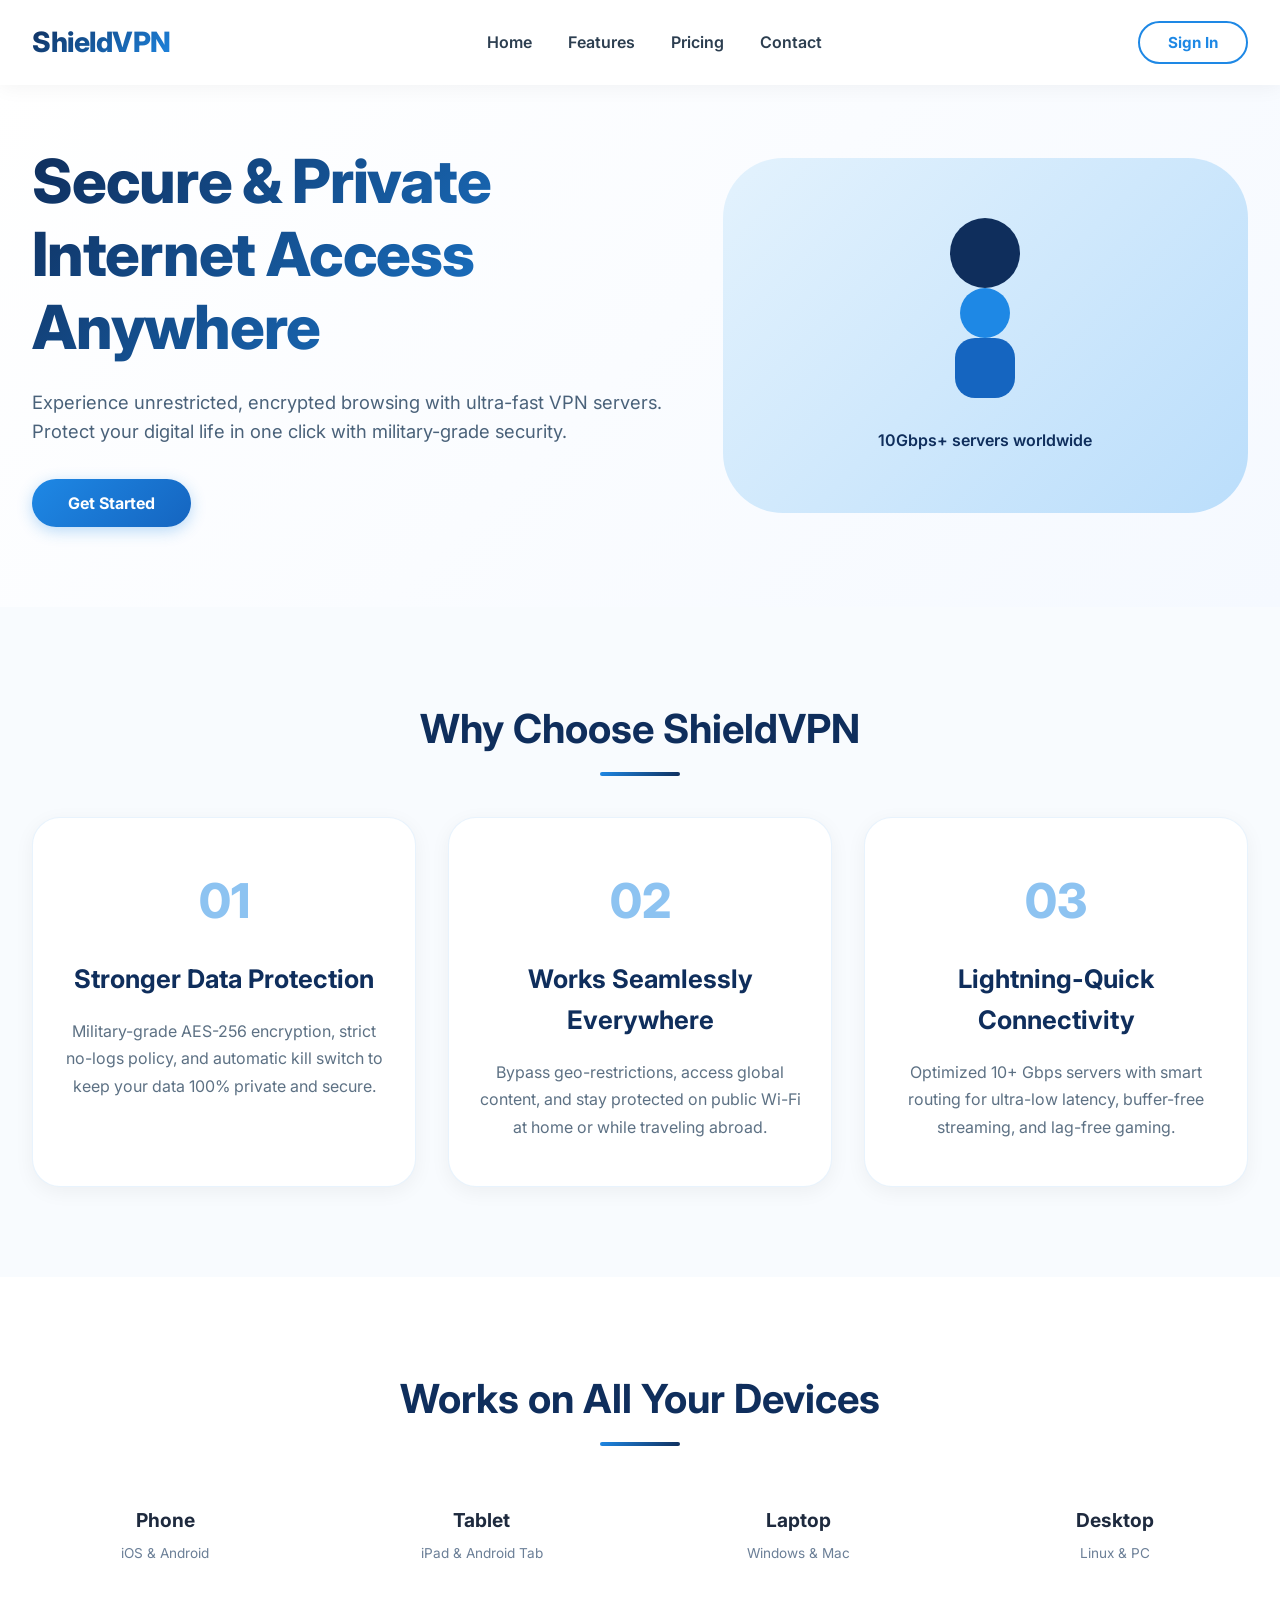
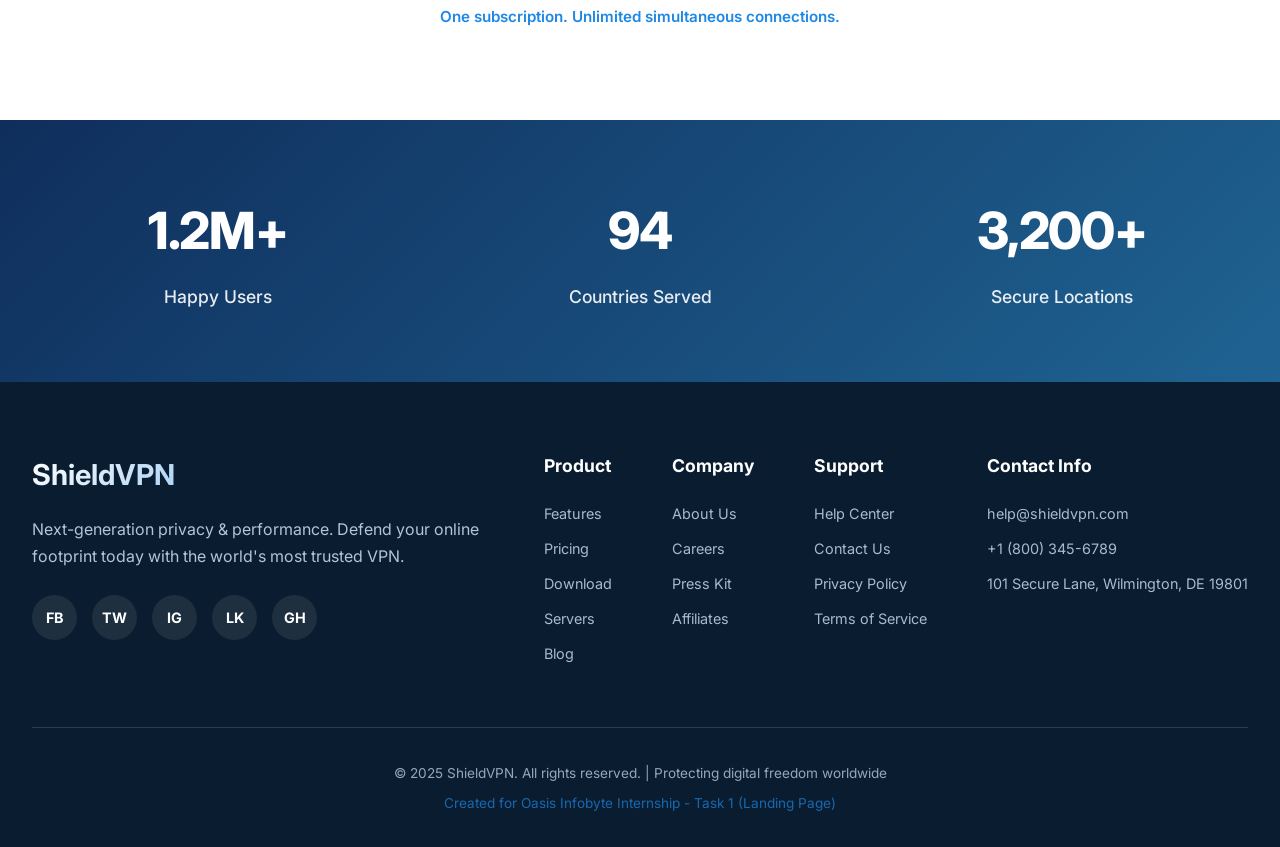
<file: Task1_LandingPage/index.html>
<!DOCTYPE html>
<html lang="en">
<head>
    <meta charset="UTF-8">
    <meta name="viewport" content="width=device-width, initial-scale=1.0">
    <title>ShieldVPN | Secure & Fast VPN Service - Oasis Infobyte Task 1</title>
    
    <!-- Google Fonts -->
    <link href="https://fonts.googleapis.com/css2?family=Inter:wght@300;400;500;600;700;800&display=swap" rel="stylesheet">
    
    <!-- External CSS -->
    <link rel="stylesheet" href="style.css">
</head>
<body>

    <!-- ========== HEADER / NAVIGATION ========== -->
    <header>
        <div class="container">
            <nav class="navbar">
                <div class="logo">
                    ShieldVPN
                </div>
                <ul class="nav-menu">
                    <li><a href="#">Home</a></li>
                    <li><a href="#">Features</a></li>
                    <li><a href="#">Pricing</a></li>
                    <li><a href="#">Contact</a></li>
                </ul>
                <button class="btn-outline">Sign In</button>
            </nav>
        </div>
    </header>

    <!-- ========== HERO SECTION ========== -->
    <section class="hero">
        <div class="container">
            <div class="hero-wrapper">
                <div class="hero-content">
                    <h1>Secure & Private <br>Internet Access Anywhere</h1>
                    <p>Experience unrestricted, encrypted browsing with ultra-fast VPN servers. Protect your digital life in one click with military-grade security.</p>
                    <button class="btn-primary" id="getStartedBtn">
                        Get Started 
                    </button>
                </div>
                <div class="hero-image">
                    <div class="hero-illustration">
                        <div class="shape shape-1"></div>
                        <div class="shape shape-2"></div>
                        <div class="shape shape-3"></div>
                        <p> 10Gbps+ servers worldwide</p>
                    </div>
                </div>
            </div>
        </div>
    </section>

    <!-- ========== FEATURES SECTION ========== -->
    <section class="features">
        <div class="container">
            <h2 class="section-title">Why Choose ShieldVPN</h2>
            <div class="features-grid">
                <div class="feature-card">
                    <div class="feature-number">01</div>
                    <h3>Stronger Data Protection</h3>
                    <p>Military-grade AES-256 encryption, strict no-logs policy, and automatic kill switch to keep your data 100% private and secure.</p>
                </div>
                <div class="feature-card">
                    <div class="feature-number">02</div>
                    <h3>Works Seamlessly Everywhere</h3>
                    <p>Bypass geo-restrictions, access global content, and stay protected on public Wi-Fi at home or while traveling abroad.</p>
                </div>
                <div class="feature-card">
                    <div class="feature-number">03</div>
                    <h3>Lightning-Quick Connectivity</h3>
                    <p>Optimized 10+ Gbps servers with smart routing for ultra-low latency, buffer-free streaming, and lag-free gaming.</p>
                </div>
            </div>
        </div>
    </section>

    <!-- ========== DEVICES SECTION ========== -->
    <section class="devices">
        <div class="container">
            <h2 class="section-title">Works on All Your Devices</h2>
            <div class="devices-grid">
                <div class="device">
                    <div class="device-icon"></div>
                    <span>Phone</span>
                    <p>iOS & Android</p>
                </div>
                <div class="device">
                    <div class="device-icon"></div>
                    <span>Tablet</span>
                    <p>iPad & Android Tab</p>
                </div>
                <div class="device">
                    <div class="device-icon"></div>
                    <span>Laptop</span>
                    <p>Windows & Mac</p>
                </div>
                <div class="device">
                    <div class="device-icon"></div>
                    <span>Desktop</span>
                    <p>Linux & PC</p>
                </div>
            </div>
            <p class="device-note">One subscription. Unlimited simultaneous connections.</p>
        </div>
    </section>

    <!-- ========== STATISTICS SECTION ========== -->
    <section class="stats">
        <div class="container">
            <div class="stats-wrapper">
                <div class="stat-item">
                    <div class="stat-number">1.2M+</div>
                    <div class="stat-label">Happy Users</div>
                </div>
                <div class="stat-item">
                    <div class="stat-number">94</div>
                    <div class="stat-label">Countries Served</div>
                </div>
                <div class="stat-item">
                    <div class="stat-number">3,200+</div>
                    <div class="stat-label">Secure Locations</div>
                </div>
            </div>
        </div>
    </section>

    <!-- ========== FOOTER ========== -->
    <footer class="footer">
        <div class="container">
            <div class="footer-content">
                <div class="footer-brand">
                    <h3>ShieldVPN</h3>
                    <p>Next-generation privacy & performance. Defend your online footprint today with the world's most trusted VPN.</p>
                    <div class="social-links">
                        <a href="#">FB</a>
                        <a href="#">TW</a>
                        <a href="#">IG</a>
                        <a href="#">LK</a>
                        <a href="#">GH</a>
                    </div>
                </div>
                <div class="footer-links">
                    <div class="footer-col">
                        <h4>Product</h4>
                        <a href="#">Features</a>
                        <a href="#">Pricing</a>
                        <a href="#">Download</a>
                        <a href="#">Servers</a>
                        <a href="#">Blog</a>
                    </div>
                    <div class="footer-col">
                        <h4>Company</h4>
                        <a href="#">About Us</a>
                        <a href="#">Careers</a>
                        <a href="#">Press Kit</a>
                        <a href="#">Affiliates</a>
                    </div>
                    <div class="footer-col">
                        <h4>Support</h4>
                        <a href="#">Help Center</a>
                        <a href="#">Contact Us</a>
                        <a href="#">Privacy Policy</a>
                        <a href="#">Terms of Service</a>
                    </div>
                    <div class="footer-col">
                        <h4>Contact Info</h4>
                        <a href="#">help@shieldvpn.com</a>
                        <a href="#">+1 (800) 345-6789</a>
                        <a href="#">101 Secure Lane, Wilmington, DE 19801</a>
                    </div>
                </div>
            </div>
            <div class="footer-bottom">
                <p>&copy; 2025 ShieldVPN. All rights reserved. | Protecting digital freedom worldwide</p>
                <p class="internship-credit">Created for Oasis Infobyte Internship - Task 1 (Landing Page)</p>
            </div>
        </div>
    </footer>

    <!-- Simple JavaScript for interactive demo -->
    <script>
        // Get Started button notification
        const getStartedBtn = document.getElementById('getStartedBtn');
        if(getStartedBtn) {
            getStartedBtn.addEventListener('click', () => {
                const toast = document.createElement('div');
                toast.innerHTML = 'Welcome to ShieldVPN! Start your secure journey today.';
                toast.style.cssText = `
                    position: fixed;
                    bottom: 30px;
                    left: 50%;
                    transform: translateX(-50%);
                    background: #0F2E5C;
                    color: white;
                    padding: 14px 28px;
                    border-radius: 50px;
                    font-weight: 600;
                    z-index: 1000;
                    box-shadow: 0 8px 20px rgba(0,0,0,0.2);
                    font-family: 'Inter', sans-serif;
                `;
                document.body.appendChild(toast);
                setTimeout(() => {
                    toast.style.opacity = '0';
                    setTimeout(() => toast.remove(), 500);
                }, 2500);
            });
        }

        // Nav links demo interaction
        const navLinks = document.querySelectorAll('.nav-menu a');
        navLinks.forEach(link => {
            link.addEventListener('click', (e) => {
                e.preventDefault();
                const section = link.textContent;
                const messages = {
                    'Home': 'Welcome to ShieldVPN Home',
                    'Features': 'Features: Strong Protection, Global Access, Lightning Speed',
                    'Pricing': 'Plans start at $3.99/month - 30-day money back guarantee',
                    'Contact': 'Contact us: help@shieldvpn.com or live chat 24/7'
                };
                alert(messages[section] || `${section} section - Full version coming soon!`);
            });
        });

        // Sign In button
        document.querySelectorAll('.btn-outline').forEach(btn => {
            btn.addEventListener('click', () => {
                alert('Sign in portal - Demo version. Full authentication coming soon!');
            });
        });
    </script>
</body>
</html>
</file>
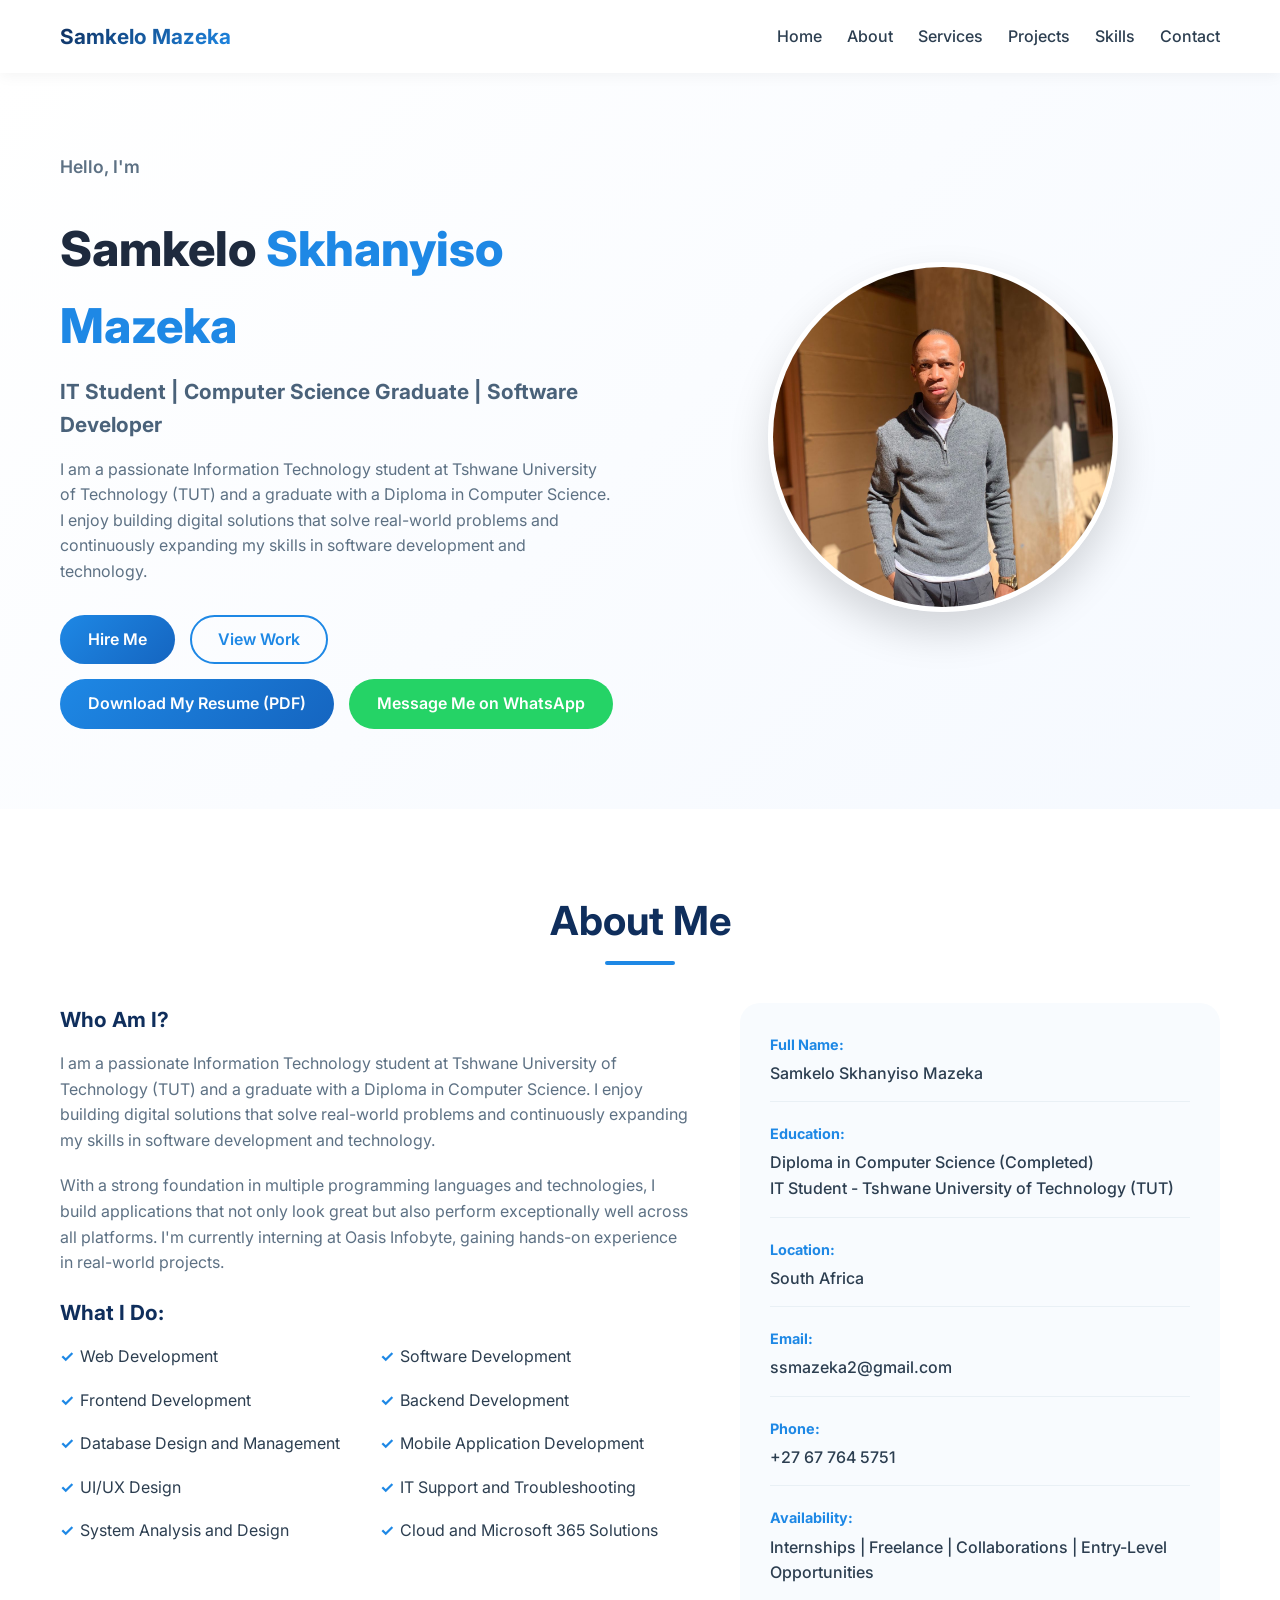
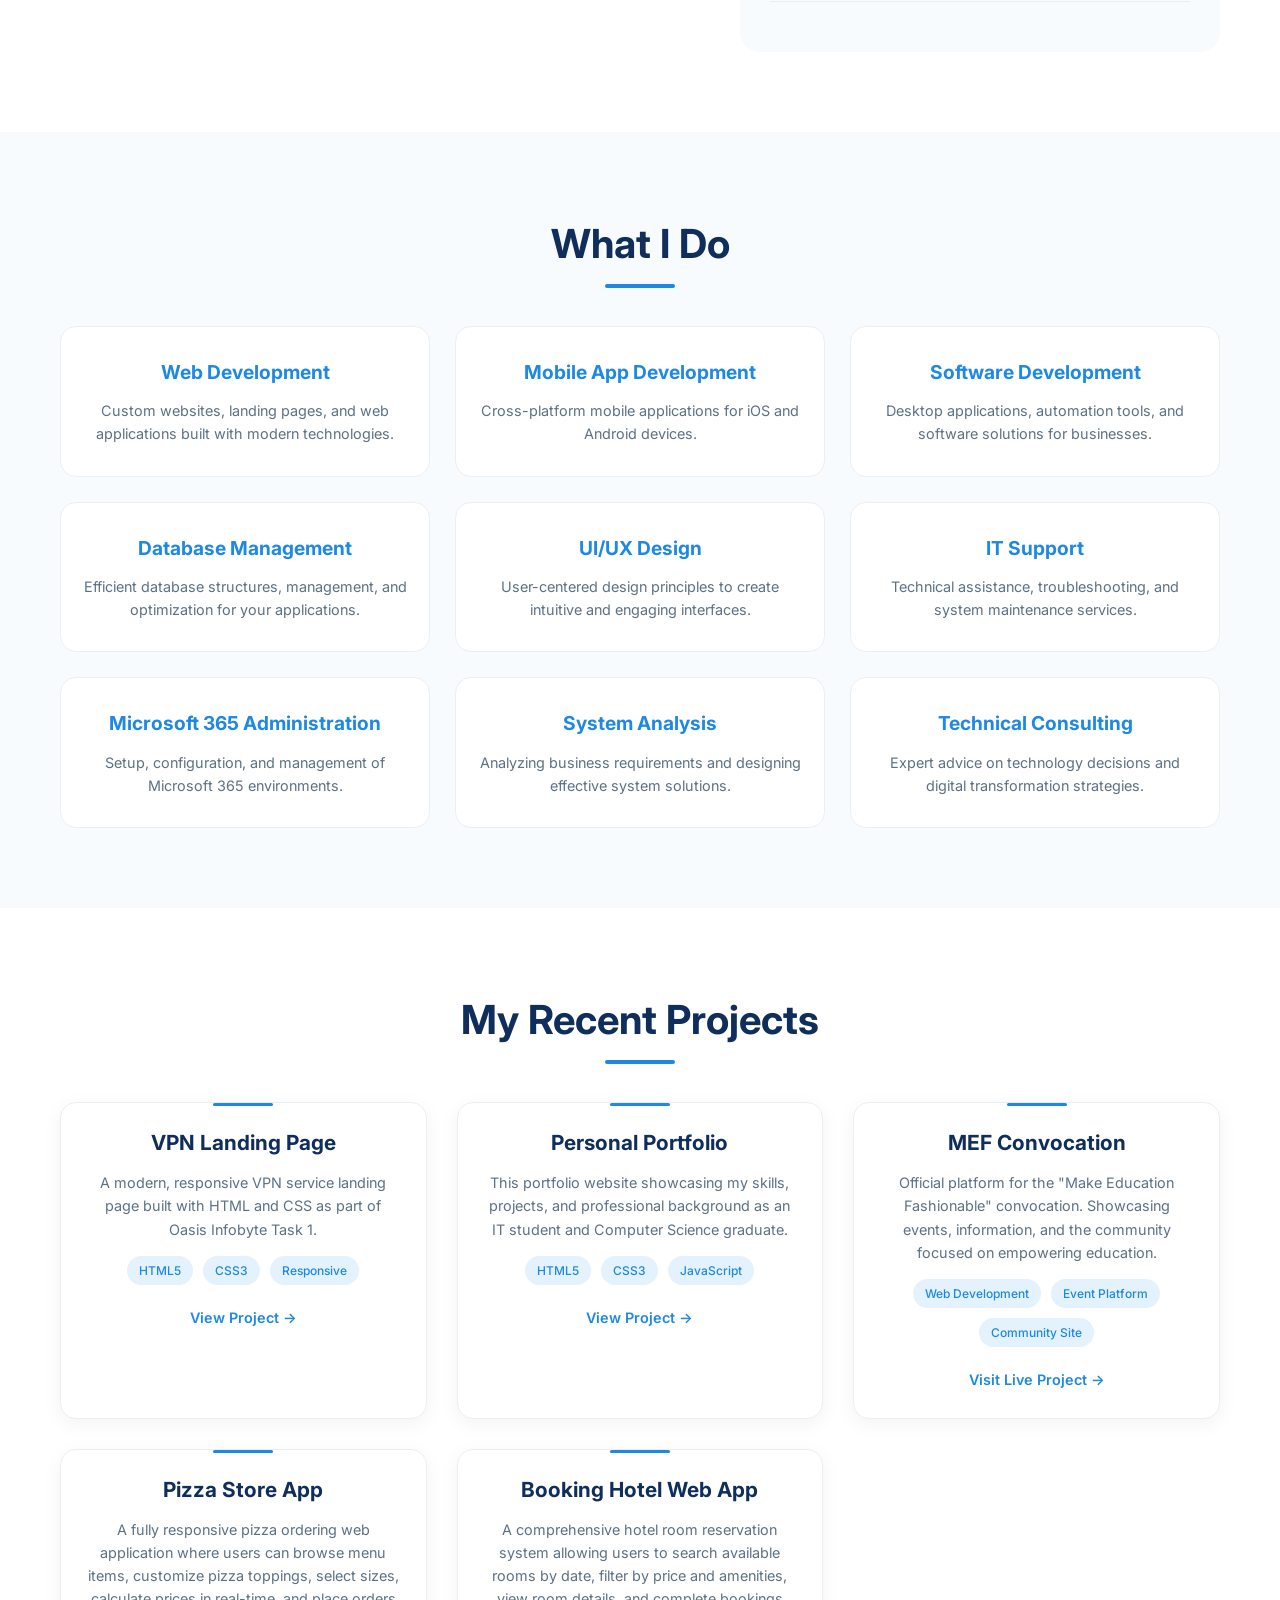
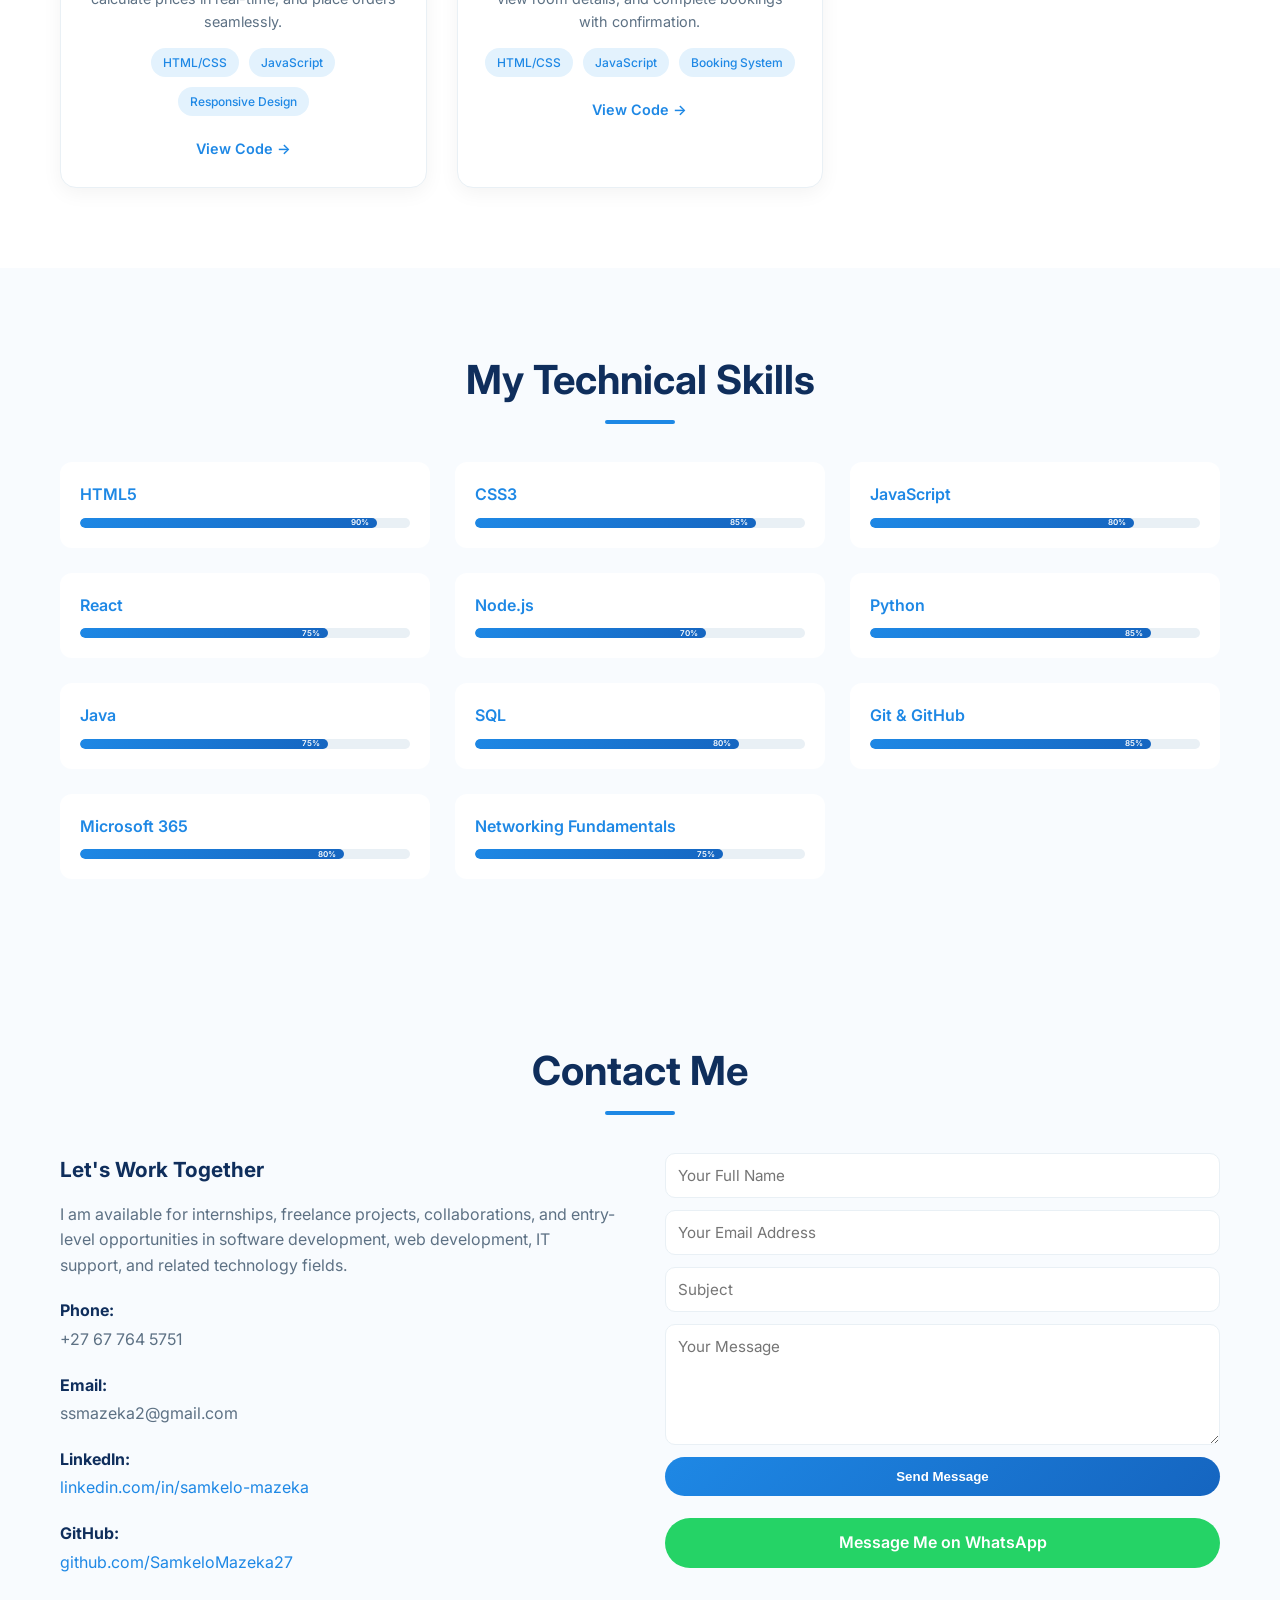
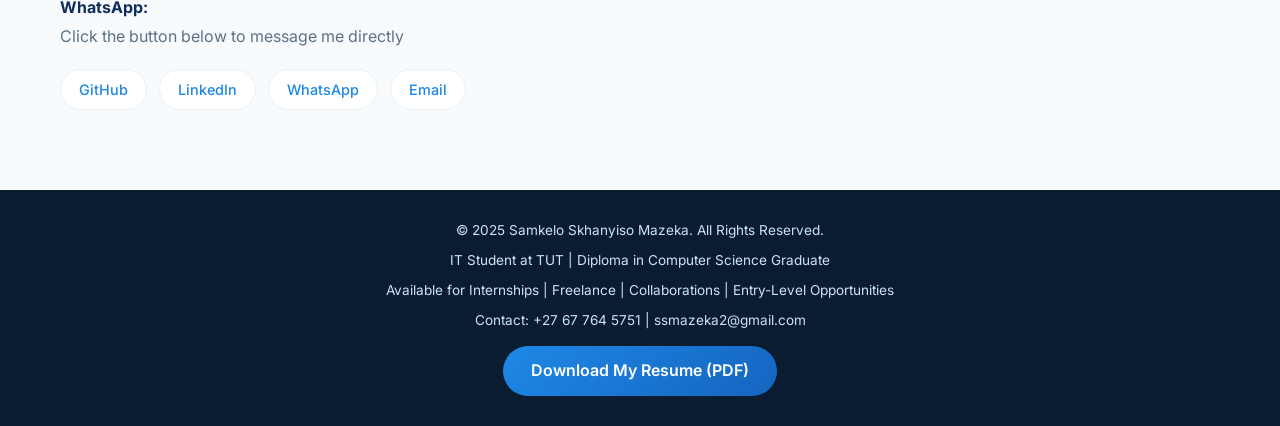
<file: Task2_Portfolio/index.html>
<!DOCTYPE html>
<html lang="en">
<head>
    <meta charset="UTF-8">
    <meta name="viewport" content="width=device-width, initial-scale=1.0">
    <title>Samkelo Skhanyiso Mazeka Portfolio</title>
    <link rel="stylesheet" href="style.css">
    <link href="https://fonts.googleapis.com/css2?family=Inter:wght@300;400;500;600;700;800&display=swap" rel="stylesheet">
</head>
<body>

   
    <header>
        <div class="container">
            <nav class="navbar">
                <div class="logo">
                    Samkelo Mazeka
                </div>
                <ul class="nav-menu">
                    <li><a href="#home">Home</a></li>
                    <li><a href="#about">About</a></li>
                    <li><a href="#services">Services</a></li>
                    <li><a href="#projects">Projects</a></li>
                    <li><a href="#skills">Skills</a></li>
                    <li><a href="#contact">Contact</a></li>
                </ul>
            </nav>
        </div>
    </header>

  
    <section id="home" class="hero">
        <div class="container">
            <div class="hero-content">
                <div class="hero-text">
                    <p class="hello">Hello, I'm</p>
                    <h1>Samkelo <span>Skhanyiso Mazeka</span></h1>
                    <h2>IT Student | Computer Science Graduate | Software Developer</h2>
                    <p>I am a passionate Information Technology student at Tshwane University of Technology (TUT) and a graduate with a Diploma in Computer Science. I enjoy building digital solutions that solve real-world problems and continuously expanding my skills in software development and technology.</p>
                    <div class="hero-buttons">
                        <a href="#contact" class="btn-primary">Hire Me</a>
                        <a href="#projects" class="btn-outline">View Work</a>
                        <a href="Sikhanyiso_Samkelo_Mazeka_CVI.pdf" download="Samkelo_Mazeka_Resume.pdf" class="btn-primary">Download My Resume (PDF)</a>
                        <a href="https://wa.me/27677645751" target="_blank" class="btn-whatsapp">Message Me on WhatsApp</a>
                    </div>
                </div>
                <div class="hero-image">
                    <img src="images/Samkelo Mazeka.jpeg" alt="Samkelo Skhanyiso Mazeka" class="profile-img">
                </div>
            </div>
        </div>
    </section>

  
    <section id="about" class="about">
        <div class="container">
            <h2 class="section-title">About Me</h2>
            <div class="about-content">
                <div class="about-text">
                    <h3>Who Am I?</h3>
                    <p>I am a passionate Information Technology student at Tshwane University of Technology (TUT) and a graduate with a Diploma in Computer Science. I enjoy building digital solutions that solve real-world problems and continuously expanding my skills in software development and technology.</p>
                    <p>With a strong foundation in multiple programming languages and technologies, I build applications that not only look great but also perform exceptionally well across all platforms. I'm currently interning at Oasis Infobyte, gaining hands-on experience in real-world projects.</p>
                    <h3>What I Do:</h3>
                    <ul class="about-list">
                        <li>Web Development</li>
                        <li>Software Development</li>
                        <li>Frontend Development</li>
                        <li>Backend Development</li>
                        <li>Database Design and Management</li>
                        <li>Mobile Application Development</li>
                        <li>UI/UX Design</li>
                        <li>IT Support and Troubleshooting</li>
                        <li>System Analysis and Design</li>
                        <li>Cloud and Microsoft 365 Solutions</li>
                    </ul>
                </div>
                <div class="about-info">
                    <div class="info-card">
                        <h4>Full Name:</h4>
                        <p>Samkelo Skhanyiso Mazeka</p>
                    </div>
                    <div class="info-card">
                        <h4>Education:</h4>
                        <p>Diploma in Computer Science (Completed)</p>
                        <p>IT Student - Tshwane University of Technology (TUT)</p>
                    </div>
                    <div class="info-card">
                        <h4>Location:</h4>
                        <p>South Africa</p>
                    </div>
                    <div class="info-card">
                        <h4>Email:</h4>
                        <p>ssmazeka2@gmail.com</p>
                    </div>
                    <div class="info-card">
                        <h4>Phone:</h4>
                        <p>+27 67 764 5751</p>
                    </div>
                    <div class="info-card">
                        <h4>Availability:</h4>
                        <p>Internships | Freelance | Collaborations | Entry-Level Opportunities</p>
                    </div>
                </div>
            </div>
        </div>
    </section>

   
    <section id="services" class="services">
        <div class="container">
            <h2 class="section-title">What I Do</h2>
            <div class="services-grid">
                <div class="service-card">
                    <h3>Web Development</h3>
                    <p>Custom websites, landing pages, and web applications built with modern technologies.</p>
                </div>
                <div class="service-card">
                    <h3>Mobile App Development</h3>
                    <p>Cross-platform mobile applications for iOS and Android devices.</p>
                </div>
                <div class="service-card">
                    <h3>Software Development</h3>
                    <p>Desktop applications, automation tools, and software solutions for businesses.</p>
                </div>
                <div class="service-card">
                    <h3>Database Management</h3>
                    <p>Efficient database structures, management, and optimization for your applications.</p>
                </div>
                <div class="service-card">
                    <h3>UI/UX Design</h3>
                    <p>User-centered design principles to create intuitive and engaging interfaces.</p>
                </div>
                <div class="service-card">
                    <h3>IT Support</h3>
                    <p>Technical assistance, troubleshooting, and system maintenance services.</p>
                </div>
                <div class="service-card">
                    <h3>Microsoft 365 Administration</h3>
                    <p>Setup, configuration, and management of Microsoft 365 environments.</p>
                </div>
                <div class="service-card">
                    <h3>System Analysis</h3>
                    <p>Analyzing business requirements and designing effective system solutions.</p>
                </div>
                <div class="service-card">
                    <h3>Technical Consulting</h3>
                    <p>Expert advice on technology decisions and digital transformation strategies.</p>
                </div>
            </div>
        </div>
    </section>



    <section id="projects" class="projects">
        <div class="container">
            <h2 class="section-title">My Recent Projects</h2>
            <div class="projects-grid">
                
             
                <div class="project-card">
                    <div class="project-line"></div>
                    <div class="project-info">
                        <h3>VPN Landing Page</h3>
                        <p>A modern, responsive VPN service landing page built with HTML and CSS as part of Oasis Infobyte Task 1.</p>
                        <div class="project-tech">
                            <span>HTML5</span>
                            <span>CSS3</span>
                            <span>Responsive</span>
                        </div>
                        <a href="https://github.com/SamkeloMazeka27/OIBSIP/tree/main/Task1_LandingPage" class="project-link">View Project →</a>
                    </div>
                </div>

              
                <div class="project-card">
                    <div class="project-line"></div>
                    <div class="project-info">
                        <h3>Personal Portfolio</h3>
                        <p>This portfolio website showcasing my skills, projects, and professional background as an IT student and Computer Science graduate.</p>
                        <div class="project-tech">
                            <span>HTML5</span>
                            <span>CSS3</span>
                            <span>JavaScript</span>
                        </div>
                        <a href="https://github.com/SamkeloMazeka27/OIBSIP/tree/main/Task2_Portfolio" class="project-link">View Project →</a>
                    </div>
                </div>

               
                <div class="project-card">
                    <div class="project-line"></div>
                    <div class="project-info">
                        <h3>MEF Convocation</h3>
                        <p>Official platform for the "Make Education Fashionable" convocation. Showcasing events, information, and the community focused on empowering education.</p>
                        <div class="project-tech">
                            <span>Web Development</span>
                            <span>Event Platform</span>
                            <span>Community Site</span>
                        </div>
                        <a href="https://mefconvocation.com" target="_blank" rel="noopener noreferrer" class="project-link">Visit Live Project →</a>
                    </div>
                </div>

                
                <div class="project-card">
                    <div class="project-line"></div>
                    <div class="project-info">
                        <h3>Pizza Store App</h3>
                        <p>A fully responsive pizza ordering web application where users can browse menu items, customize pizza toppings, select sizes, calculate prices in real-time, and place orders seamlessly.</p>
                        <div class="project-tech">
                            <span>HTML/CSS</span>
                            <span>JavaScript</span>
                            <span>Responsive Design</span>
                        </div>
                        <a href="https://github.com/SamkeloMazeka27/PizzaStoreApp/tree/main/pizzaStore" target="_blank" rel="noopener noreferrer" class="project-link">View Code →</a>
                    </div>
                </div>

                
                <div class="project-card">
                    <div class="project-line"></div>
                    <div class="project-info">
                        <h3>Booking Hotel Web App</h3>
                        <p>A comprehensive hotel room reservation system allowing users to search available rooms by date, filter by price and amenities, view room details, and complete bookings with confirmation.</p>
                        <div class="project-tech">
                            <span>HTML/CSS</span>
                            <span>JavaScript</span>
                            <span>Booking System</span>
                        </div>
                        <a href="https://github.com/SamkeloMazeka27/BookingHotelWebApp/tree/main/BookingHotelWebApp" target="_blank" rel="noopener noreferrer" class="project-link">View Code →</a>
                    </div>
                </div>

            </div>
        </div>
    </section>
  

    <section id="skills" class="skills">
        <div class="container">
            <h2 class="section-title">My Technical Skills</h2>
            <div class="skills-grid">
                <div class="skill-card">
                    <div class="skill-name">HTML5</div>
                    <div class="skill-bar">
                        <div class="skill-progress html">90%</div>
                    </div>
                </div>
                <div class="skill-card">
                    <div class="skill-name">CSS3</div>
                    <div class="skill-bar">
                        <div class="skill-progress css">85%</div>
                    </div>
                </div>
                <div class="skill-card">
                    <div class="skill-name">JavaScript</div>
                    <div class="skill-bar">
                        <div class="skill-progress js">80%</div>
                    </div>
                </div>
                <div class="skill-card">
                    <div class="skill-name">React</div>
                    <div class="skill-bar">
                        <div class="skill-progress react">75%</div>
                    </div>
                </div>
                <div class="skill-card">
                    <div class="skill-name">Node.js</div>
                    <div class="skill-bar">
                        <div class="skill-progress node">70%</div>
                    </div>
                </div>
                <div class="skill-card">
                    <div class="skill-name">Python</div>
                    <div class="skill-bar">
                        <div class="skill-progress python">85%</div>
                    </div>
                </div>
                <div class="skill-card">
                    <div class="skill-name">Java</div>
                    <div class="skill-bar">
                        <div class="skill-progress java">75%</div>
                    </div>
                </div>
                <div class="skill-card">
                    <div class="skill-name">SQL</div>
                    <div class="skill-bar">
                        <div class="skill-progress sql">80%</div>
                    </div>
                </div>
                <div class="skill-card">
                    <div class="skill-name">Git & GitHub</div>
                    <div class="skill-bar">
                        <div class="skill-progress git">85%</div>
                    </div>
                </div>
                <div class="skill-card">
                    <div class="skill-name">Microsoft 365</div>
                    <div class="skill-bar">
                        <div class="skill-progress m365">80%</div>
                    </div>
                </div>
                <div class="skill-card">
                    <div class="skill-name">Networking Fundamentals</div>
                    <div class="skill-bar">
                        <div class="skill-progress networking">75%</div>
                    </div>
                </div>
            </div>
        </div>
    </section>

 
    <section id="contact" class="contact">
        <div class="container">
            <h2 class="section-title">Contact Me</h2>
            <div class="contact-content">
                <div class="contact-info">
                    <h3>Let's Work Together</h3>
                    <p>I am available for internships, freelance projects, collaborations, and entry-level opportunities in software development, web development, IT support, and related technology fields.</p>
                    <div class="contact-details">
                        <div class="contact-item">
                            <strong>Phone:</strong>
                            <p>+27 67 764 5751</p>
                        </div>
                        <div class="contact-item">
                            <strong>Email:</strong>
                            <p>ssmazeka2@gmail.com</p>
                        </div>
                        <div class="contact-item">
                            <strong>LinkedIn:</strong>
                            <p><a href="https://www.linkedin.com/in/samkelo-mazeka-984639300" target="_blank">linkedin.com/in/samkelo-mazeka</a></p>
                        </div>
                        <div class="contact-item">
                            <strong>GitHub:</strong>
                            <p><a href="https://github.com/SamkeloMazeka27" target="_blank">github.com/SamkeloMazeka27</a></p>
                        </div>
                        <div class="contact-item">
                            <strong>WhatsApp:</strong>
                            <p>Click the button below to message me directly</p>
                        </div>
                    </div>
                    <div class="social-links">
                        <a href="https://github.com/SamkeloMazeka27" target="_blank">GitHub</a>
                        <a href="https://www.linkedin.com/in/samkelo-mazeka-984639300" target="_blank">LinkedIn</a>
                        <a href="https://wa.me/27677645751" target="_blank">WhatsApp</a>
                        <a href="mailto:ssmazeka2@gmail.com">Email</a>
                    </div>
                </div>
                <div class="contact-form">
                    <form action="#" method="post">
                        <input type="text" placeholder="Your Full Name" required>
                        <input type="email" placeholder="Your Email Address" required>
                        <input type="text" placeholder="Subject">
                        <textarea rows="5" placeholder="Your Message" required></textarea>
                        <button type="submit" class="btn-primary">Send Message</button>
                        <a href="https://wa.me/27677645751" target="_blank" class="btn-whatsapp-full">Message Me on WhatsApp</a>
                    </form>
                </div>
            </div>
        </div>
    </section>


    <footer class="footer">
        <div class="container">
            <p>&copy; 2025 Samkelo Skhanyiso Mazeka. All Rights Reserved.</p>
            <p>IT Student at TUT | Diploma in Computer Science Graduate</p>
            <p>Available for Internships | Freelance | Collaborations | Entry-Level Opportunities</p>
            <p>Contact: +27 67 764 5751 | ssmazeka2@gmail.com</p>
            <div style="text-align: center; margin-top: 15px;">
                <a href="Sikhanyiso_Samkelo_Mazeka_CVI.pdf" download="Samkelo_Mazeka_Resume.pdf" class="btn-primary">
                    Download My Resume (PDF)
                </a>
            </div>
        </div>
    </footer>

   
    <script>
        // This ensures all download links work properly
        document.querySelectorAll('a[download]').forEach(link => {
            link.addEventListener('click', function(e) {
                console.log('Downloading: ' + this.getAttribute('href'));
            });
        });
        
        // Smooth scrolling for navigation
        document.querySelectorAll('a[href^="#"]').forEach(anchor => {
            anchor.addEventListener('click', function(e) {
                const href = this.getAttribute('href');
                if (href !== "#" && href !== "#home" && href !== "#resume" && href !== "#contact" && href !== "#about" && href !== "#services" && href !== "#projects" && href !== "#skills") {
                    return;
                }
                if (href === "#" || href === "#home") {
                    e.preventDefault();
                    window.scrollTo({ top: 0, behavior: 'smooth' });
                } else if (href !== "#" && href.startsWith('#')) {
                    const target = document.querySelector(href);
                    if (target) {
                        e.preventDefault();
                        target.scrollIntoView({ behavior: 'smooth' });
                    }
                }
            });
        });
    </script>
</body>
</html>
</file>
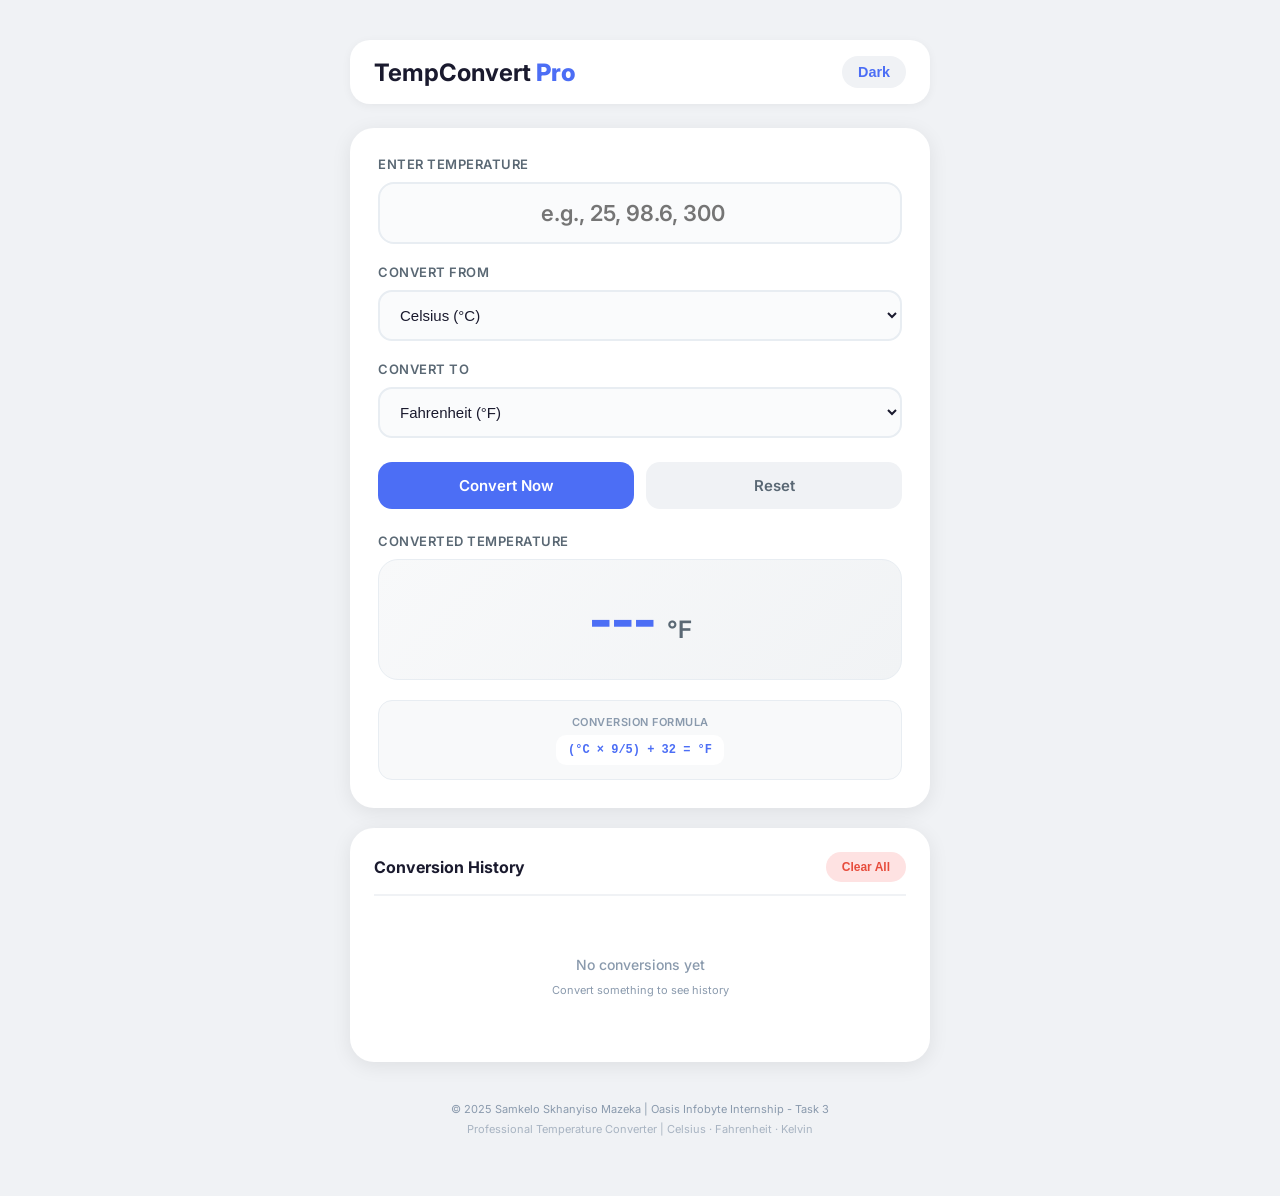
<file: Task3_TemperatureConverter/index.html>
<!DOCTYPE html>
<html lang="en">
<head>
    <meta charset="UTF-8">
    <meta name="viewport" content="width=device-width, initial-scale=1.0, viewport-fit=cover">
    <title>Temperature Converter | Samkelo Mazeka</title>
    <link rel="stylesheet" href="style.css">
    <link href="https://fonts.googleapis.com/css2?family=Inter:wght@300;400;500;600;700;800&display=swap" rel="stylesheet">
</head>
<body>
    <div class="app-wrapper">
        
        <!-- Main Container -->
        <div class="app-container">
            
            <!-- Header -->
            <div class="app-header">
                <div class="logo">
                    <h1>TempConvert <span>Pro</span></h1>
                </div>
                <button id="themeToggle" class="theme-toggle" aria-label="Toggle Dark Mode">
                    Dark
                </button>
            </div>

            <!-- Main Converter Card -->
            <div class="converter-card">
                
                <!-- Temperature Input -->
                <div class="input-group">
                    <label class="input-label">
                        Enter Temperature
                    </label>
                    <input type="number" id="temperatureInput" class="temperature-input" placeholder="e.g., 25, 98.6, 300" step="any">
                    <div id="inputError" class="error-message hidden">
                        Please enter a valid number
                    </div>
                </div>

                <!-- From Unit Selection -->
                <div class="input-group">
                    <label class="input-label">
                        Convert From
                    </label>
                    <select id="fromUnit" class="unit-select">
                        <option value="celsius">Celsius (°C)</option>
                        <option value="fahrenheit">Fahrenheit (°F)</option>
                        <option value="kelvin">Kelvin (K)</option>
                    </select>
                </div>

                <!-- To Unit Selection -->
                <div class="input-group">
                    <label class="input-label">
                        Convert To
                    </label>
                    <select id="toUnit" class="unit-select">
                        <option value="celsius">Celsius (°C)</option>
                        <option value="fahrenheit" selected>Fahrenheit (°F)</option>
                        <option value="kelvin">Kelvin (K)</option>
                    </select>
                </div>

                <!-- Action Buttons -->
                <div class="button-group">
                    <button id="convertBtn" class="btn btn-primary">
                        Convert Now
                    </button>
                    <button id="resetBtn" class="btn btn-secondary">
                        Reset
                    </button>
                </div>

                <!-- Result Display -->
                <div class="result-group">
                    <label class="input-label">
                        Converted Temperature
                    </label>
                    <div id="resultBox" class="result-box">
                        <span id="resultValue" class="result-value">---</span>
                        <span id="resultUnit" class="result-unit">°F</span>
                    </div>
                </div>

                <!-- Formula Display -->
                <div class="formula-card">
                    <div class="formula-header">
                        Conversion Formula
                    </div>
                    <div id="formulaDisplay" class="formula-text">
                        (°C × 9/5) + 32 = °F
                    </div>
                </div>
            </div>

            <!-- History Section -->
            <div class="history-card">
                <div class="history-header">
                    <div class="history-title">
                        <h3>Conversion History</h3>
                    </div>
                    <button id="clearHistoryBtn" class="btn-clear">
                        Clear All
                    </button>
                </div>
                <div id="historyList" class="history-list">
                    <div class="empty-history">
                        <p>No conversions yet</p>
                        <small>Convert something to see history</small>
                    </div>
                </div>
            </div>

            <!-- Footer -->
            <footer class="app-footer">
                <p>© 2025 Samkelo Skhanyiso Mazeka | Oasis Infobyte Internship - Task 3</p>
                <p class="footer-tag">Professional Temperature Converter | Celsius · Fahrenheit · Kelvin</p>
            </footer>
        </div>
    </div>

    <script src="script.js"></script>
</body>
</html>
</file>
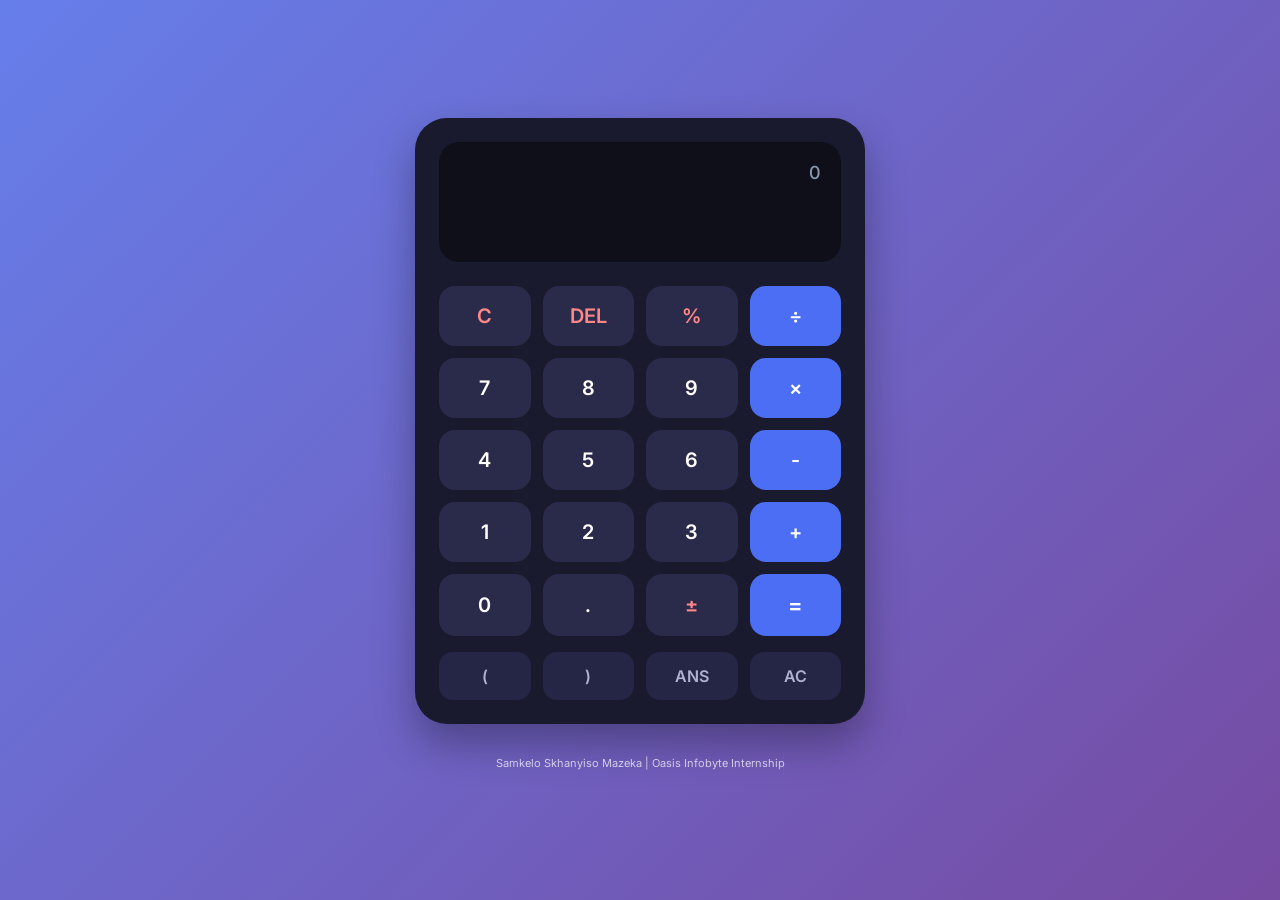
<file: Task_Calculator/index.html>
<!DOCTYPE html>
<html lang="en">
<head>
    <meta charset="UTF-8">
    <meta name="viewport" content="width=device-width, initial-scale=1.0, user-scalable=no">
    <title>Calculator | Samkelo Mazeka</title>
    <link rel="stylesheet" href="style.css">
    <link href="https://fonts.googleapis.com/css2?family=Inter:wght@300;400;500;600;700;800&display=swap" rel="stylesheet">
</head>
<body>
    <div class="calculator-container">
        
        <!-- Calculator Card -->
        <div class="calculator-card">
            
            <!-- Display Screen -->
            <div class="display-screen">
                <div class="expression" id="expression">0</div>
                <div class="result" id="result"></div>
            </div>

            <!-- Button Grid -->
            <div class="buttons-grid">
                
                <!-- Row 1: Special Functions -->
                <button class="btn btn-special" data-action="clear">C</button>
                <button class="btn btn-special" data-action="delete">DEL</button>
                <button class="btn btn-special" data-action="percent">%</button>
                <button class="btn btn-operator" data-operator="/">÷</button>

                <!-- Row 2: Numbers 7,8,9 -->
                <button class="btn btn-number" data-number="7">7</button>
                <button class="btn btn-number" data-number="8">8</button>
                <button class="btn btn-number" data-number="9">9</button>
                <button class="btn btn-operator" data-operator="*">×</button>

                <!-- Row 3: Numbers 4,5,6 -->
                <button class="btn btn-number" data-number="4">4</button>
                <button class="btn btn-number" data-number="5">5</button>
                <button class="btn btn-number" data-number="6">6</button>
                <button class="btn btn-operator" data-operator="-">-</button>

                <!-- Row 4: Numbers 1,2,3 -->
                <button class="btn btn-number" data-number="1">1</button>
                <button class="btn btn-number" data-number="2">2</button>
                <button class="btn btn-number" data-number="3">3</button>
                <button class="btn btn-operator" data-operator="+">+</button>

                <!-- Row 5: Zero, Decimal, Sign, Equals -->
                <button class="btn btn-number zero-btn" data-number="0">0</button>
                <button class="btn btn-number" data-number=".">.</button>
                <button class="btn btn-special" data-action="sign">±</button>
                <button class="btn btn-equals" data-action="equals">=</button>

            </div>

            <!-- Additional Functions Row -->
            <div class="extra-buttons">
                <button class="btn-extra" data-action="openParen">(</button>
                <button class="btn-extra" data-action="closeParen">)</button>
                <button class="btn-extra" data-action="ans">ANS</button>
                <button class="btn-extra" data-action="clearAll">AC</button>
            </div>

        </div>

        <!-- Footer -->
        <footer class="calculator-footer">
            <p>Samkelo Skhanyiso Mazeka | Oasis Infobyte Internship</p>
        </footer>
    </div>

    <script src="script.js"></script>
</body>
</html>
</file>
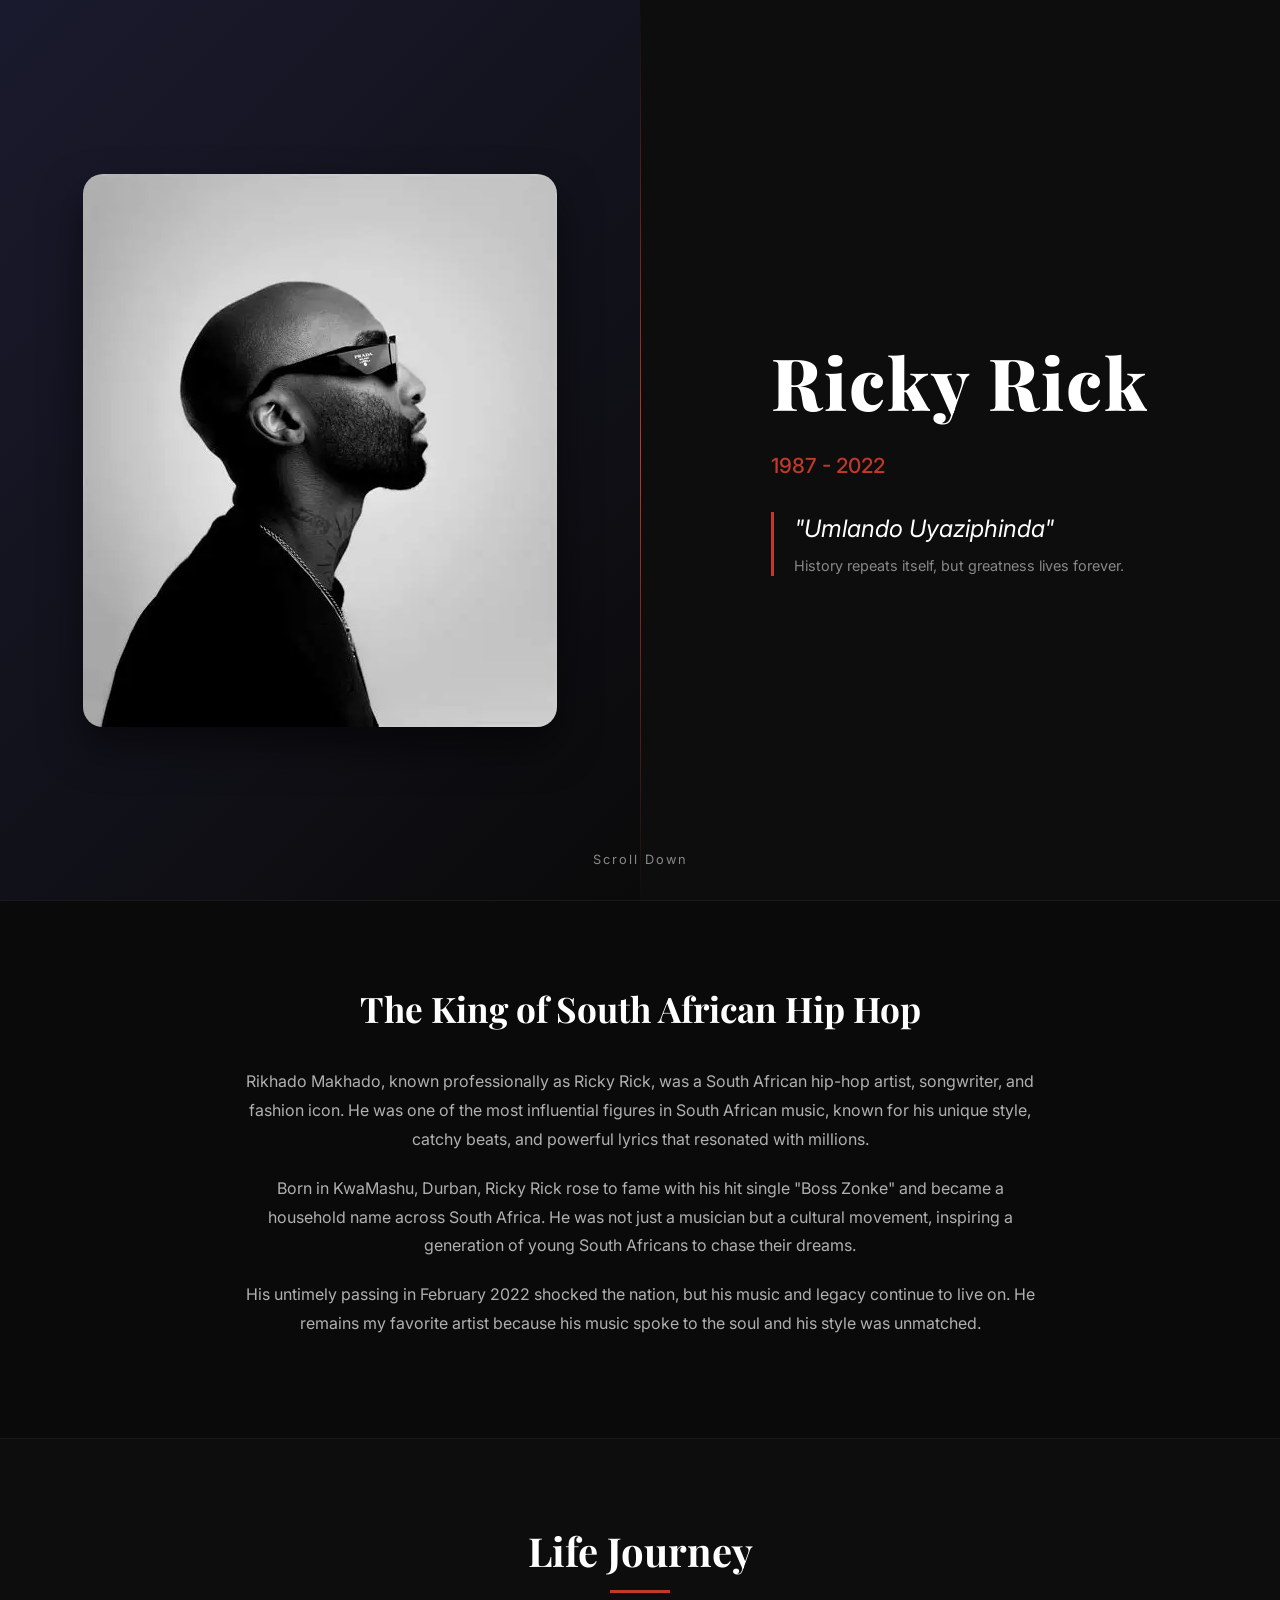
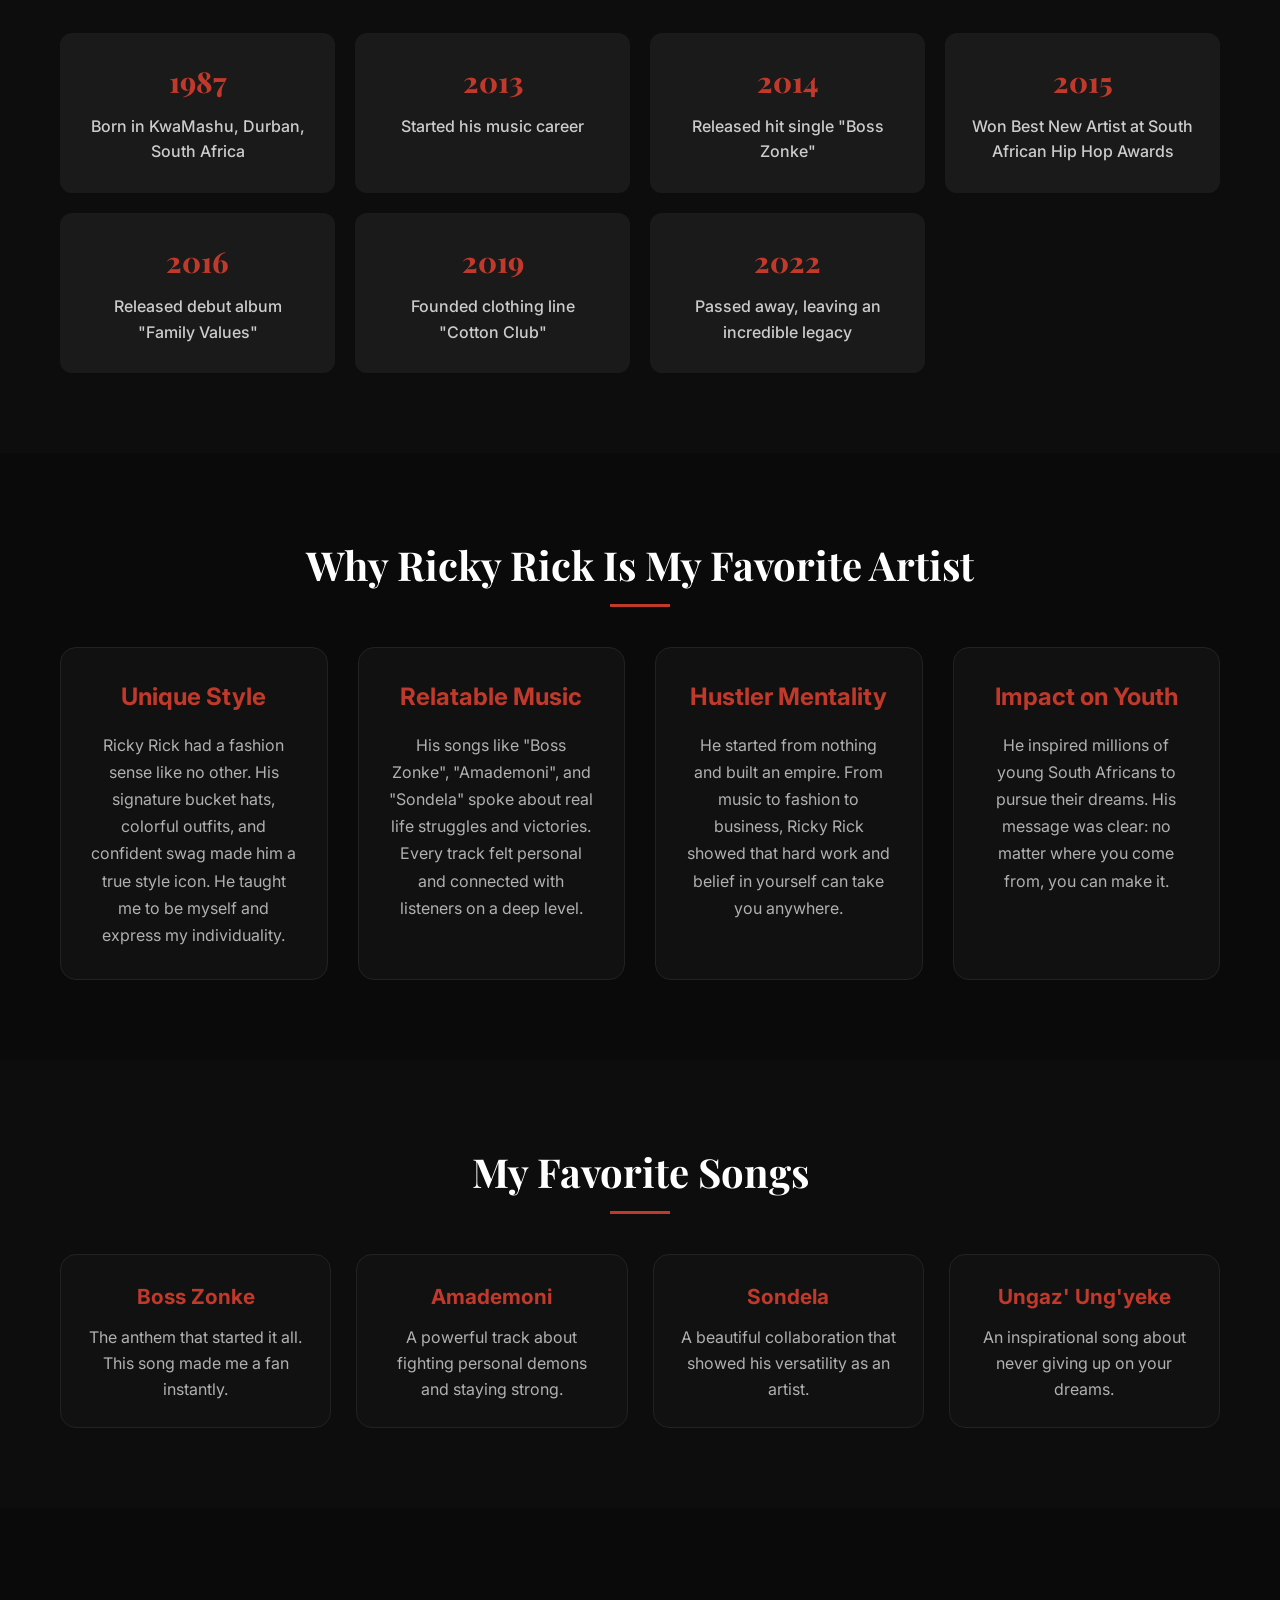
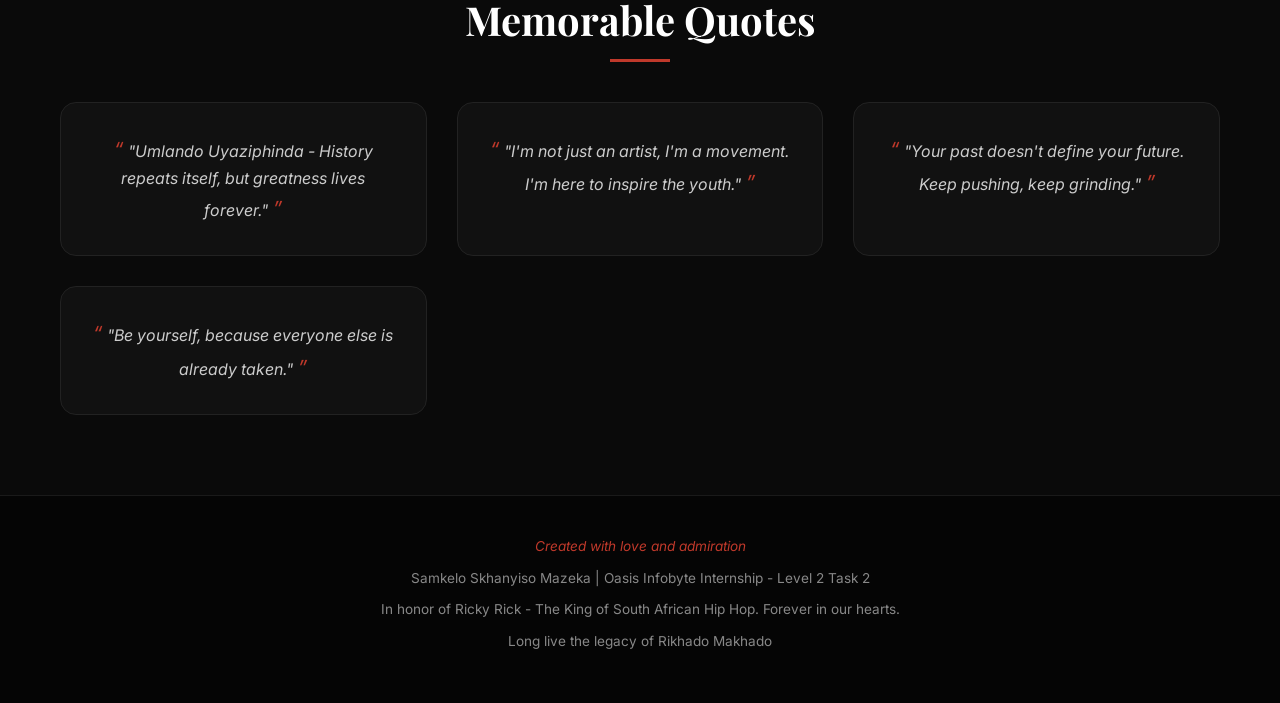
<file: Task_TributePage/index.html>
<!DOCTYPE html>
<html lang="en">
<head>
    <meta charset="UTF-8">
    <meta name="viewport" content="width=device-width, initial-scale=1.0">
    <title>Tribute to Ricky Rick | Samkelo Mazeka</title>
    <link rel="stylesheet" href="style.css">
    <link href="https://fonts.googleapis.com/css2?family=Playfair+Display:wght@400;500;600;700;800;900&family=Inter:wght@300;400;500;600;700;800&display=swap" rel="stylesheet">
</head>
<body>
    
    <!-- Hero Section with Split Layout -->
    <section class="hero">
        <div class="hero-container">
            <!-- Left Side - Image -->
            <div class="hero-left">
                <div class="hero-image">
                    <img src="bosszonke.webp" alt="Ricky Rick - Boss Zonke">
                </div>
            </div>
            
            <!-- Right Side - Content -->
            <div class="hero-right">
                <div class="hero-content">
                    <h1>Ricky Rick</h1>
                    <p class="years">1987 - 2022</p>
                    <div class="quote">
                        "Umlando Uyaziphinda"
                        <span>History repeats itself, but greatness lives forever.</span>
                    </div>
                </div>
            </div>
        </div>
        <div class="scroll-indicator">Scroll Down</div>
    </section>

    <!-- About Section -->
    <section class="about">
        <div class="container">
            <div class="about-content">
                <div class="about-text">
                    <h2>The King of South African Hip Hop</h2>
                    <p>Rikhado Makhado, known professionally as Ricky Rick, was a South African hip-hop artist, songwriter, and fashion icon. He was one of the most influential figures in South African music, known for his unique style, catchy beats, and powerful lyrics that resonated with millions.</p>
                    <p>Born in KwaMashu, Durban, Ricky Rick rose to fame with his hit single "Boss Zonke" and became a household name across South Africa. He was not just a musician but a cultural movement, inspiring a generation of young South Africans to chase their dreams.</p>
                    <p>His untimely passing in February 2022 shocked the nation, but his music and legacy continue to live on. He remains my favorite artist because his music spoke to the soul and his style was unmatched.</p>
                </div>
            </div>
        </div>
    </section>

    <!-- Timeline Section -->
    <section class="timeline">
        <div class="container">
            <h2 class="section-title">Life Journey</h2>
            <div class="timeline-grid">
                <div class="timeline-item">
                    <div class="year">1987</div>
                    <div class="event">Born in KwaMashu, Durban, South Africa</div>
                </div>
                <div class="timeline-item">
                    <div class="year">2013</div>
                    <div class="event">Started his music career</div>
                </div>
                <div class="timeline-item">
                    <div class="year">2014</div>
                    <div class="event">Released hit single "Boss Zonke"</div>
                </div>
                <div class="timeline-item">
                    <div class="year">2015</div>
                    <div class="event">Won Best New Artist at South African Hip Hop Awards</div>
                </div>
                <div class="timeline-item">
                    <div class="year">2016</div>
                    <div class="event">Released debut album "Family Values"</div>
                </div>
                <div class="timeline-item">
                    <div class="year">2019</div>
                    <div class="event">Founded clothing line "Cotton Club"</div>
                </div>
                <div class="timeline-item">
                    <div class="year">2022</div>
                    <div class="event">Passed away, leaving an incredible legacy</div>
                </div>
            </div>
        </div>
    </section>

    <!-- Why I Admire Him Section -->
    <section class="legacy">
        <div class="container">
            <h2 class="section-title">Why Ricky Rick Is My Favorite Artist</h2>
            <div class="legacy-grid">
                <div class="legacy-card">
                    <h3>Unique Style</h3>
                    <p>Ricky Rick had a fashion sense like no other. His signature bucket hats, colorful outfits, and confident swag made him a true style icon. He taught me to be myself and express my individuality.</p>
                </div>
                <div class="legacy-card">
                    <h3>Relatable Music</h3>
                    <p>His songs like "Boss Zonke", "Amademoni", and "Sondela" spoke about real life struggles and victories. Every track felt personal and connected with listeners on a deep level.</p>
                </div>
                <div class="legacy-card">
                    <h3>Hustler Mentality</h3>
                    <p>He started from nothing and built an empire. From music to fashion to business, Ricky Rick showed that hard work and belief in yourself can take you anywhere.</p>
                </div>
                <div class="legacy-card">
                    <h3>Impact on Youth</h3>
                    <p>He inspired millions of young South Africans to pursue their dreams. His message was clear: no matter where you come from, you can make it.</p>
                </div>
            </div>
        </div>
    </section>

    <!-- Hit Songs Section -->
    <section class="songs">
        <div class="container">
            <h2 class="section-title">My Favorite Songs</h2>
            <div class="songs-grid">
                <div class="song-card">
                    <h3>Boss Zonke</h3>
                    <p>The anthem that started it all. This song made me a fan instantly.</p>
                </div>
                <div class="song-card">
                    <h3>Amademoni</h3>
                    <p>A powerful track about fighting personal demons and staying strong.</p>
                </div>
                <div class="song-card">
                    <h3>Sondela</h3>
                    <p>A beautiful collaboration that showed his versatility as an artist.</p>
                </div>
                <div class="song-card">
                    <h3>Ungaz' Ung'yeke</h3>
                    <p>An inspirational song about never giving up on your dreams.</p>
                </div>
            </div>
        </div>
    </section>

    <!-- Famous Quotes Section -->
    <section class="quotes">
        <div class="container">
            <h2 class="section-title">Memorable Quotes</h2>
            <div class="quotes-grid">
                <div class="quote-card">
                    <p>"Umlando Uyaziphinda - History repeats itself, but greatness lives forever."</p>
                </div>
                <div class="quote-card">
                    <p>"I'm not just an artist, I'm a movement. I'm here to inspire the youth."</p>
                </div>
                <div class="quote-card">
                    <p>"Your past doesn't define your future. Keep pushing, keep grinding."</p>
                </div>
                <div class="quote-card">
                    <p>"Be yourself, because everyone else is already taken."</p>
                </div>
            </div>
        </div>
    </section>

    <!-- Footer -->
    <footer class="footer">
        <div class="container">
            <p>Created with love and admiration</p>
            <p>Samkelo Skhanyiso Mazeka | Oasis Infobyte Internship - Level 2 Task 2</p>
            <p>In honor of Ricky Rick - The King of South African Hip Hop. Forever in our hearts.</p>
            <p>Long live the legacy of Rikhado Makhado</p>
        </div>
    </footer>

</body>
</html>
</file>
<file: Task1_LandingPage/style.css>
/* ========== RESET & BASE STYLES ========== */
* {
    margin: 0;
    padding: 0;
    box-sizing: border-box;
}

body {
    font-family: 'Inter', sans-serif;
    line-height: 1.6;
    color: #1E2A3E;
    background-color: #ffffff;
    overflow-x: hidden;
}

.container {
    max-width: 1280px;
    margin: 0 auto;
    padding: 0 32px;
}

/* ========== TYPOGRAPHY ========== */
h1 {
    font-size: 3.8rem;
    font-weight: 800;
    line-height: 1.2;
    margin-bottom: 24px;
    background: linear-gradient(135deg, #0F2E5C 0%, #1E88E5 100%);
    -webkit-background-clip: text;
    background-clip: text;
    color: transparent;
    letter-spacing: -0.02em;
}

.section-title {
    text-align: center;
    font-size: 2.5rem;
    font-weight: 700;
    margin-bottom: 56px;
    color: #0F2E5C;
    position: relative;
}

.section-title::after {
    content: '';
    position: absolute;
    bottom: -15px;
    left: 50%;
    transform: translateX(-50%);
    width: 80px;
    height: 4px;
    background: linear-gradient(135deg, #1E88E5, #0F2E5C);
    border-radius: 2px;
}

/* ========== HEADER / NAVBAR ========== */
header {
    background: rgba(255, 255, 255, 0.95);
    backdrop-filter: blur(10px);
    position: sticky;
    top: 0;
    z-index: 1000;
    box-shadow: 0 2px 20px rgba(0, 0, 0, 0.05);
}

.navbar {
    display: flex;
    justify-content: space-between;
    align-items: center;
    padding: 20px 0;
    flex-wrap: wrap;
    gap: 20px;
}

.logo {
    font-size: 28px;
    font-weight: 800;
    letter-spacing: -0.5px;
    background: linear-gradient(135deg, #0F2E5C, #1E88E5);
    -webkit-background-clip: text;
    background-clip: text;
    color: transparent;
    transition: transform 0.3s;
}

.logo:hover {
    transform: scale(1.02);
}

.nav-menu {
    display: flex;
    gap: 36px;
    list-style: none;
}

.nav-menu a {
    text-decoration: none;
    color: #2C3E50;
    font-weight: 600;
    transition: all 0.3s;
    position: relative;
}

.nav-menu a::after {
    content: '';
    position: absolute;
    bottom: -5px;
    left: 0;
    width: 0%;
    height: 2px;
    background: #1E88E5;
    transition: width 0.3s;
}

.nav-menu a:hover::after {
    width: 100%;
}

.nav-menu a:hover {
    color: #1E88E5;
}

/* ========== BUTTONS ========== */
.btn-outline {
    background: transparent;
    border: 2px solid #1E88E5;
    padding: 10px 28px;
    border-radius: 40px;
    font-weight: 700;
    font-size: 0.95rem;
    color: #1E88E5;
    cursor: pointer;
    transition: all 0.3s;
    font-family: inherit;
}

.btn-outline:hover {
    background: #1E88E5;
    color: white;
    transform: translateY(-2px);
    box-shadow: 0 5px 15px rgba(30, 136, 229, 0.3);
}

.btn-primary {
    background: linear-gradient(135deg, #1E88E5, #1565C0);
    border: none;
    padding: 14px 36px;
    border-radius: 40px;
    font-weight: 700;
    font-size: 1rem;
    color: white;
    cursor: pointer;
    transition: all 0.3s;
    box-shadow: 0 4px 15px rgba(30, 136, 229, 0.3);
    font-family: inherit;
}

.btn-primary:hover {
    transform: translateY(-3px);
    box-shadow: 0 8px 25px rgba(30, 136, 229, 0.4);
    background: linear-gradient(135deg, #1565C0, #0D47A1);
}

/* ========== HERO SECTION ========== */
.hero {
    padding: 60px 0 80px;
    background: linear-gradient(135deg, #ffffff 0%, #F5F9FF 100%);
}

.hero-wrapper {
    display: flex;
    align-items: center;
    gap: 60px;
    flex-wrap: wrap;
}

.hero-content {
    flex: 1.2;
}

.hero-content p {
    font-size: 1.15rem;
    color: #4A627A;
    margin-bottom: 32px;
    line-height: 1.6;
}

.hero-image {
    flex: 1;
    text-align: center;
}

.hero-illustration {
    background: linear-gradient(135deg, #E3F2FD, #BBDEFB);
    padding: 60px 30px;
    border-radius: 60px;
    animation: float 3s ease-in-out infinite;
    position: relative;
    min-height: 300px;
    display: flex;
    flex-direction: column;
    align-items: center;
    justify-content: center;
}

@keyframes float {
    0%, 100% { transform: translateY(0px); }
    50% { transform: translateY(-10px); }
}

.shape {
    width: 60px;
    height: 60px;
    background: #1E88E5;
    border-radius: 50%;
    display: inline-block;
    margin: 0 10px;
}

.shape-1 {
    background: #0F2E5C;
    width: 70px;
    height: 70px;
}

.shape-2 {
    background: #1E88E5;
    width: 50px;
    height: 50px;
}

.shape-3 {
    background: #1565C0;
    width: 60px;
    height: 60px;
    border-radius: 20px;
}

.hero-illustration p {
    margin-top: 30px;
    font-weight: 600;
    color: #0F2E5C;
    font-size: 1rem;
}

/* ========== FEATURES SECTION ========== */
.features {
    padding: 90px 0;
    background: #F8FBFE;
}

.features-grid {
    display: flex;
    gap: 32px;
    flex-wrap: wrap;
    justify-content: center;
}

.feature-card {
    flex: 1;
    min-width: 280px;
    background: white;
    padding: 45px 30px;
    text-align: center;
    border-radius: 28px;
    transition: all 0.4s;
    box-shadow: 0 5px 20px rgba(0, 0, 0, 0.05);
    border: 1px solid rgba(30, 136, 229, 0.1);
}

.feature-card:hover {
    transform: translateY(-12px);
    box-shadow: 0 20px 40px rgba(30, 136, 229, 0.15);
    border-color: rgba(30, 136, 229, 0.3);
}

.feature-number {
    font-size: 3rem;
    font-weight: 800;
    color: #1E88E5;
    margin-bottom: 20px;
    opacity: 0.5;
}

.feature-card h3 {
    font-size: 1.6rem;
    margin-bottom: 18px;
    color: #0F2E5C;
}

.feature-card p {
    color: #5D7184;
    line-height: 1.7;
}

/* ========== DEVICES SECTION ========== */
.devices {
    padding: 90px 0;
}

.devices-grid {
    display: flex;
    justify-content: space-around;
    flex-wrap: wrap;
    gap: 50px;
    text-align: center;
    margin-bottom: 40px;
}

.device {
    flex: 1;
    min-width: 120px;
    transition: all 0.3s;
    cursor: pointer;
}

.device:hover {
    transform: translateY(-8px);
}

.device-icon {
    font-size: 65px;
    margin-bottom: 18px;
    display: block;
    transition: all 0.3s;
}

.device:hover .device-icon {
    transform: scale(1.1);
}

.device span {
    font-weight: 700;
    font-size: 1.2rem;
    display: block;
    margin-bottom: 8px;
    color: #1E2A3E;
}

.device p {
    font-size: 0.85rem;
    color: #6B7F97;
}

.device-note {
    text-align: center;
    color: #1E88E5;
    font-weight: 600;
    margin-top: 20px;
    font-size: 0.95rem;
}

/* ========== STATISTICS SECTION ========== */
.stats {
    padding: 70px 0;
    background: linear-gradient(135deg, #0F2E5C, #1F6392);
    color: white;
}

.stats-wrapper {
    display: flex;
    justify-content: space-between;
    flex-wrap: wrap;
    gap: 50px;
    text-align: center;
}

.stat-item {
    flex: 1;
    transition: transform 0.3s;
}

.stat-item:hover {
    transform: scale(1.05);
}

.stat-number {
    font-size: 3.2rem;
    font-weight: 800;
    margin-bottom: 12px;
    letter-spacing: -0.02em;
}

.stat-label {
    font-size: 1.1rem;
    opacity: 0.9;
    font-weight: 500;
}

/* ========== FOOTER ========== */
.footer {
    background: #0A1C2F;
    color: #CFE3F5;
    padding: 70px 0 25px;
}

.footer-content {
    display: flex;
    justify-content: space-between;
    flex-wrap: wrap;
    gap: 50px;
    margin-bottom: 50px;
}

.footer-brand {
    flex: 1.2;
    min-width: 250px;
}

.footer-brand h3 {
    font-size: 1.8rem;
    margin-bottom: 18px;
    color: white;
    background: linear-gradient(135deg, #fff, #1E88E5);
    -webkit-background-clip: text;
    background-clip: text;
    color: transparent;
}

.footer-brand p {
    margin-bottom: 25px;
    line-height: 1.7;
    opacity: 0.85;
}

.social-links {
    display: flex;
    gap: 15px;
    flex-wrap: wrap;
}

.social-links a {
    background: #1E2F40;
    width: 45px;
    height: 45px;
    border-radius: 50%;
    display: flex;
    align-items: center;
    justify-content: center;
    color: white;
    text-decoration: none;
    transition: all 0.3s;
    font-size: 0.9rem;
    font-weight: 700;
}

.social-links a:hover {
    background: #1E88E5;
    transform: translateY(-4px);
}

.footer-links {
    display: flex;
    gap: 60px;
    flex-wrap: wrap;
}

.footer-col h4 {
    color: white;
    margin-bottom: 22px;
    font-size: 1.1rem;
    font-weight: 700;
}

.footer-col a {
    display: block;
    color: #CFE3F5;
    text-decoration: none;
    margin-bottom: 12px;
    transition: all 0.3s;
    font-size: 0.9rem;
    opacity: 0.8;
}

.footer-col a:hover {
    color: #1E88E5;
    opacity: 1;
    transform: translateX(5px);
}

.footer-bottom {
    text-align: center;
    padding-top: 35px;
    border-top: 1px solid #253d54;
}

.footer-bottom p {
    font-size: 0.85rem;
    opacity: 0.7;
    margin-bottom: 8px;
}

.internship-credit {
    font-size: 0.75rem;
    color: #1E88E5;
    opacity: 0.9;
}

/* ========== RESPONSIVE DESIGN ========== */
@media (max-width: 1024px) {
    h1 {
        font-size: 3rem;
    }
    
    .section-title {
        font-size: 2.2rem;
    }
    
    .hero-wrapper {
        gap: 40px;
    }
}

@media (max-width: 768px) {
    .container {
        padding: 0 20px;
    }
    
    h1 {
        font-size: 2.3rem;
    }
    
    .section-title {
        font-size: 1.8rem;
        margin-bottom: 40px;
    }
    
    .navbar {
        flex-direction: column;
        gap: 15px;
    }
    
    .nav-menu {
        gap: 25px;
        flex-wrap: wrap;
        justify-content: center;
    }
    
    .hero-wrapper {
        flex-direction: column;
        text-align: center;
    }
    
    .hero-content p {
        max-width: 100%;
    }
    
    .hero-image {
        order: -1;
    }
    
    .shape {
        width: 40px;
        height: 40px;
    }
    
    .shape-1 {
        width: 50px;
        height: 50px;
    }
    
    .features-grid {
        flex-direction: column;
    }
    
    .feature-card {
        min-width: auto;
    }
    
    .stats-wrapper {
        flex-direction: column;
        gap: 35px;
    }
    
    .footer-content {
        flex-direction: column;
    }
    
    .footer-links {
        gap: 35px;
    }
    
    .devices-grid {
        gap: 30px;
    }
    
    .device-icon {
        font-size: 50px;
    }
}

@media (max-width: 480px) {
    .container {
        padding: 0 15px;
    }
    
    h1 {
        font-size: 1.8rem;
    }
    
    .btn-primary, .btn-outline {
        padding: 10px 20px;
        font-size: 0.9rem;
    }
    
    .stat-number {
        font-size: 2.2rem;
    }
    
    .footer-brand h3 {
        font-size: 1.5rem;
    }
    
    .social-links a {
        width: 38px;
        height: 38px;
        font-size: 0.8rem;
    }
}
</file>
<file: Task2_Portfolio/style.css>
/* ========== RESET & BASE STYLES ========== */
* {
    margin: 0;
    padding: 0;
    box-sizing: border-box;
}

html {
    scroll-behavior: smooth;
}

body {
    font-family: 'Inter', sans-serif;
    line-height: 1.6;
    color: #1E2A3E;
    background-color: #ffffff;
}

.container {
    max-width: 1200px;
    margin: 0 auto;
    padding: 0 20px;
}

/* ========== TYPOGRAPHY ========== */
h1 {
    font-size: 3rem;
    font-weight: 800;
    margin-bottom: 10px;
}

h1 span {
    color: #1E88E5;
}

h2 {
    font-size: 2rem;
    margin-bottom: 20px;
}

h3 {
    font-size: 1.3rem;
    margin-bottom: 15px;
    color: #0F2E5C;
}

.section-title {
    text-align: center;
    font-size: 2.5rem;
    font-weight: 700;
    margin-bottom: 50px;
    color: #0F2E5C;
    position: relative;
}

.section-title::after {
    content: '';
    position: absolute;
    bottom: -12px;
    left: 50%;
    transform: translateX(-50%);
    width: 70px;
    height: 4px;
    background: #1E88E5;
    border-radius: 2px;
}

/* ========== HEADER / NAVIGATION ========== */
header {
    background: white;
    position: sticky;
    top: 0;
    z-index: 1000;
    box-shadow: 0 2px 15px rgba(0, 0, 0, 0.05);
}

.navbar {
    display: flex;
    justify-content: space-between;
    align-items: center;
    padding: 20px 0;
    flex-wrap: wrap;
}

.logo {
    font-size: 1.3rem;
    font-weight: 700;
    background: linear-gradient(135deg, #0F2E5C, #1E88E5);
    -webkit-background-clip: text;
    background-clip: text;
    color: transparent;
}

.nav-menu {
    display: flex;
    gap: 25px;
    list-style: none;
    flex-wrap: wrap;
}

.nav-menu a {
    text-decoration: none;
    color: #2C3E50;
    font-weight: 500;
    transition: color 0.3s;
}

.nav-menu a:hover {
    color: #1E88E5;
}

/* ========== BUTTONS ========== */
.btn-primary {
    background: linear-gradient(135deg, #1E88E5, #1565C0);
    padding: 12px 28px;
    border-radius: 40px;
    color: white;
    text-decoration: none;
    font-weight: 600;
    display: inline-block;
    transition: all 0.3s;
    border: none;
    cursor: pointer;
}

.btn-primary:hover {
    transform: translateY(-3px);
    box-shadow: 0 5px 15px rgba(30, 136, 229, 0.4);
}

.btn-outline {
    background: transparent;
    border: 2px solid #1E88E5;
    padding: 10px 26px;
    border-radius: 40px;
    color: #1E88E5;
    text-decoration: none;
    font-weight: 600;
    display: inline-block;
    transition: all 0.3s;
}

.btn-outline:hover {
    background: #1E88E5;
    color: white;
}

.btn-whatsapp {
    background: #25D366;
    padding: 12px 28px;
    border-radius: 40px;
    color: white;
    text-decoration: none;
    font-weight: 600;
    display: inline-block;
    transition: all 0.3s;
}

.btn-whatsapp:hover {
    background: #128C7E;
    transform: translateY(-3px);
}

.btn-whatsapp-full {
    background: #25D366;
    padding: 12px 28px;
    border-radius: 40px;
    color: white;
    text-decoration: none;
    font-weight: 600;
    display: inline-block;
    transition: all 0.3s;
    text-align: center;
    margin-top: 10px;
}

.btn-whatsapp-full:hover {
    background: #128C7E;
    transform: translateY(-3px);
}

/* ========== HERO SECTION ========== */
.hero {
    padding: 80px 0;
    background: linear-gradient(135deg, #ffffff, #F5F9FF);
}

.hero-content {
    display: flex;
    align-items: center;
    gap: 50px;
    flex-wrap: wrap;
}

.hero-text {
    flex: 1;
}

.hello {
    color: #1E88E5;
    font-weight: 600;
    margin-bottom: 10px;
    font-size: 1.1rem;
}

.hero-text h2 {
    color: #4A627A;
    font-size: 1.3rem;
    margin-bottom: 15px;
}

.hero-text p {
    color: #5D7184;
    margin-bottom: 30px;
}

.hero-buttons {
    display: flex;
    gap: 15px;
    flex-wrap: wrap;
}

.hero-image {
    flex: 1;
    text-align: center;
}

.profile-img {
    width: 350px;
    height: 350px;
    object-fit: cover;
    border-radius: 50%;
    box-shadow: 0 20px 40px rgba(0, 0, 0, 0.15);
    border: 5px solid white;
    animation: float 3s ease-in-out infinite;
}

@keyframes float {
    0%, 100% { transform: translateY(0); }
    50% { transform: translateY(-10px); }
}

/* ========== ABOUT SECTION ========== */
.about {
    padding: 80px 0;
    background: white;
}

.about-content {
    display: flex;
    gap: 50px;
    flex-wrap: wrap;
}

.about-text {
    flex: 1.5;
}

.about-text p {
    margin-bottom: 20px;
    color: #5D7184;
}

.about-list {
    list-style: none;
    margin-top: 15px;
    display: grid;
    grid-template-columns: repeat(2, 1fr);
    gap: 10px;
}

.about-list li {
    margin-bottom: 8px;
    color: #2C3E50;
    padding-left: 20px;
    position: relative;
}

.about-list li::before {
    content: "✓";
    color: #1E88E5;
    position: absolute;
    left: 0;
    font-weight: bold;
}

.about-info {
    flex: 1;
    background: #F8FBFE;
    padding: 30px;
    border-radius: 20px;
}

.info-card {
    margin-bottom: 20px;
    padding-bottom: 15px;
    border-bottom: 1px solid #E9F0F5;
}

.info-card h4 {
    color: #1E88E5;
    margin-bottom: 5px;
    font-size: 0.9rem;
}

.info-card p {
    color: #2C3E50;
    font-weight: 500;
}

/* ========== SERVICES SECTION ========== */
.services {
    padding: 80px 0;
    background: #F8FBFE;
}

.services-grid {
    display: grid;
    grid-template-columns: repeat(auto-fit, minmax(280px, 1fr));
    gap: 25px;
}

.service-card {
    background: white;
    padding: 30px 20px;
    border-radius: 16px;
    text-align: center;
    transition: all 0.3s;
    border: 1px solid #E9F0F5;
}

.service-card:hover {
    transform: translateY(-8px);
    box-shadow: 0 15px 35px rgba(30, 136, 229, 0.1);
    border-color: #1E88E5;
}

.service-card h3 {
    margin-bottom: 12px;
    color: #1E88E5;
    font-size: 1.2rem;
}

.service-card p {
    color: #5D7184;
    font-size: 0.9rem;
}

/* ========== PROJECTS SECTION ========== */
.projects {
    padding: 80px 0;
    background: white;
}

.projects-grid {
    display: grid;
    grid-template-columns: repeat(auto-fit, minmax(320px, 1fr));
    gap: 30px;
}

.project-card {
    background: white;
    border-radius: 16px;
    overflow: hidden;
    box-shadow: 0 5px 20px rgba(0, 0, 0, 0.05);
    transition: all 0.3s;
    border: 1px solid #E9F0F5;
}

.project-card:hover {
    transform: translateY(-8px);
    box-shadow: 0 15px 35px rgba(30, 136, 229, 0.1);
}

.project-image {
    background: linear-gradient(135deg, #E3F2FD, #BBDEFB);
    height: 200px;
    overflow: hidden;
}

.project-img {
    width: 100%;
    height: 100%;
    object-fit: cover;
}

.project-placeholder {
    height: 100%;
    display: flex;
    align-items: center;
    justify-content: center;
    font-size: 1rem;
    color: #1E88E5;
    font-weight: 500;
}

.project-info {
    padding: 20px;
}

.project-info h3 {
    font-size: 1.2rem;
    margin-bottom: 8px;
}

.project-info p {
    color: #5D7184;
    margin-bottom: 12px;
    font-size: 0.9rem;
}

.project-tech {
    display: flex;
    gap: 8px;
    margin-bottom: 15px;
    flex-wrap: wrap;
}

.project-tech span {
    background: #E3F2FD;
    padding: 4px 10px;
    border-radius: 20px;
    font-size: 0.75rem;
    color: #1E88E5;
    font-weight: 500;
}

.project-link {
    color: #1E88E5;
    text-decoration: none;
    font-weight: 600;
    font-size: 0.9rem;
    transition: all 0.3s;
}

.project-link:hover {
    padding-left: 5px;
}

/* ========== SKILLS SECTION ========== */
.skills {
    padding: 80px 0;
    background: #F8FBFE;
}

.skills-grid {
    display: grid;
    grid-template-columns: repeat(auto-fit, minmax(280px, 1fr));
    gap: 25px;
}

.skill-card {
    background: white;
    padding: 20px;
    border-radius: 12px;
}

.skill-name {
    font-size: 1rem;
    font-weight: 600;
    color: #1E88E5;
    margin-bottom: 10px;
}

.skill-bar {
    background: #E9F0F5;
    height: 10px;
    border-radius: 10px;
    overflow: hidden;
}

.skill-progress {
    height: 100%;
    background: linear-gradient(135deg, #1E88E5, #1565C0);
    border-radius: 10px;
    display: flex;
    align-items: center;
    justify-content: flex-end;
    padding-right: 8px;
    color: white;
    font-size: 8px;
    font-weight: 600;
}

.html { width: 90%; }
.css { width: 85%; }
.js { width: 80%; }
.react { width: 75%; }
.node { width: 70%; }
.python { width: 85%; }
.java { width: 75%; }
.sql { width: 80%; }
.git { width: 85%; }
.m365 { width: 80%; }
.networking { width: 75%; }

/* ========== RESUME SECTION ========== */
.resume {
    padding: 80px 0;
    background: white;
}

.resume-content {
    display: grid;
    grid-template-columns: repeat(auto-fit, minmax(300px, 1fr));
    gap: 30px;
    margin-bottom: 40px;
}

.resume-card {
    background: #F8FBFE;
    padding: 25px;
    border-radius: 16px;
}

.resume-card h3 {
    margin-bottom: 20px;
    color: #1E88E5;
    border-left: 3px solid #1E88E5;
    padding-left: 12px;
    font-size: 1.2rem;
}

.resume-item {
    margin-bottom: 20px;
    padding-bottom: 15px;
    border-bottom: 1px solid #E9F0F5;
}

.resume-item:last-child {
    border-bottom: none;
    margin-bottom: 0;
    padding-bottom: 0;
}

.resume-item h4 {
    font-size: 1rem;
    margin-bottom: 5px;
    color: #0F2E5C;
}

.resume-item .date {
    color: #1E88E5;
    font-size: 0.8rem;
    margin-bottom: 5px;
    font-weight: 500;
}

.resume-download {
    text-align: center;
}

/* ========== CONTACT SECTION ========== */
.contact {
    padding: 80px 0;
    background: #F8FBFE;
}

.contact-content {
    display: flex;
    gap: 50px;
    flex-wrap: wrap;
}

.contact-info {
    flex: 1;
}

.contact-info h3 {
    margin-bottom: 15px;
}

.contact-info p {
    color: #5D7184;
    margin-bottom: 20px;
}

.contact-details {
    margin: 20px 0;
}

.contact-item {
    margin-bottom: 15px;
}

.contact-item strong {
    display: block;
    color: #0F2E5C;
    margin-bottom: 3px;
}

.contact-item a {
    color: #1E88E5;
    text-decoration: none;
}

.contact-item a:hover {
    text-decoration: underline;
}

.social-links {
    display: flex;
    gap: 12px;
    margin-top: 20px;
    flex-wrap: wrap;
}

.social-links a {
    background: white;
    padding: 8px 18px;
    border-radius: 30px;
    text-decoration: none;
    color: #1E88E5;
    font-weight: 500;
    font-size: 0.9rem;
    transition: all 0.3s;
    border: 1px solid #E9F0F5;
}

.social-links a:hover {
    background: #1E88E5;
    color: white;
    transform: translateY(-2px);
}

.contact-form {
    flex: 1;
}

.contact-form form {
    display: flex;
    flex-direction: column;
    gap: 12px;
}

.contact-form input,
.contact-form textarea {
    padding: 12px;
    border: 1px solid #E9F0F5;
    border-radius: 10px;
    font-family: inherit;
    font-size: 0.95rem;
    transition: all 0.3s;
    background: white;
}

.contact-form input:focus,
.contact-form textarea:focus {
    outline: none;
    border-color: #1E88E5;
    box-shadow: 0 0 0 3px rgba(30, 136, 229, 0.1);
}

/* ========== FOOTER ========== */
.footer {
    background: #0A1C2F;
    color: #CFE3F5;
    text-align: center;
    padding: 30px 0;
}

.footer p {
    margin-bottom: 8px;
    font-size: 0.85rem;
}

/* ========== RESPONSIVE DESIGN ========== */
@media (max-width: 768px) {
    h1 {
        font-size: 2rem;
    }
    
    .section-title {
        font-size: 1.8rem;
    }
    
    .navbar {
        flex-direction: column;
        gap: 15px;
    }
    
    .nav-menu {
        gap: 15px;
        justify-content: center;
    }
    
    .hero-content {
        flex-direction: column;
        text-align: center;
    }
    
    .hero-buttons {
        justify-content: center;
    }
    
    .about-content {
        flex-direction: column;
    }
    
    .contact-content {
        flex-direction: column;
    }
    
    .profile-img {
        width: 250px;
        height: 250px;
    }
    
    .about-list {
        grid-template-columns: 1fr;
    }
}

@media (max-width: 480px) {
    .container {
        padding: 0 15px;
    }
    
    .skills-grid,
    .services-grid,
    .projects-grid,
    .resume-content {
        grid-template-columns: 1fr;
    }
    
    .profile-img {
        width: 200px;
        height: 200px;
    }
    
    .btn-primary,
    .btn-outline,
    .btn-whatsapp {
        padding: 8px 16px;
        font-size: 0.85rem;
    }
    
    .hero-buttons {
        flex-direction: column;
        align-items: center;
    }
}
/* ========== RESUME DOWNLOAD SECTION (TOP) ========== */
.resume-download-section {
    padding: 60px 0;
    background: linear-gradient(135deg, #E3F2FD, #BBDEFB);
}

.resume-download-card {
    text-align: center;
    background: white;
    padding: 50px 30px;
    border-radius: 30px;
    box-shadow: 0 10px 30px rgba(0, 0, 0, 0.1);
    max-width: 700px;
    margin: 0 auto;
}

.resume-download-card h2 {
    font-size: 2.2rem;
    color: #0F2E5C;
    margin-bottom: 15px;
}

.resume-download-card p {
    color: #5D7184;
    margin-bottom: 25px;
    font-size: 1rem;
}

.btn-large {
    padding: 15px 40px;
    font-size: 1.1rem;
}
/* ========== PROJECTS SECTION - NO IMAGES ========== */
.project-icon {
    font-size: 3rem;
    text-align: center;
    margin-bottom: 20px;
    padding-top: 10px;
}

.project-badge {
    width: 50px;
    height: 50px;
    background: linear-gradient(135deg, #1E88E5, #1565C0);
    color: white;
    border-radius: 50%;
    display: flex;
    align-items: center;
    justify-content: center;
    font-size: 1.3rem;
    font-weight: bold;
    margin: 0 auto 20px auto;
}

.project-line {
    width: 60px;
    height: 3px;
    background: #1E88E5;
    margin: 0 auto 20px auto;
    border-radius: 2px;
}

.project-card {
    background: white;
    border-radius: 16px;
    overflow: hidden;
    box-shadow: 0 5px 20px rgba(0, 0, 0, 0.05);
    transition: all 0.3s;
    border: 1px solid #E9F0F5;
    text-align: center;
}

.project-card:hover {
    transform: translateY(-8px);
    box-shadow: 0 15px 35px rgba(30, 136, 229, 0.1);
}

.project-info {
    padding: 0 25px 25px 25px;
}

.project-info h3 {
    font-size: 1.3rem;
    margin-bottom: 12px;
}

.project-info p {
    color: #5D7184;
    margin-bottom: 15px;
    font-size: 0.9rem;
}

.project-tech {
    display: flex;
    gap: 10px;
    margin-bottom: 20px;
    justify-content: center;
    flex-wrap: wrap;
}

.project-tech span {
    background: #E3F2FD;
    padding: 5px 12px;
    border-radius: 20px;
    font-size: 0.75rem;
    color: #1E88E5;
    font-weight: 500;
}

.project-link {
    color: #1E88E5;
    text-decoration: none;
    font-weight: 600;
    font-size: 0.9rem;
    transition: all 0.3s;
    display: inline-block;
}

.project-link:hover {
    padding-left: 5px;
}
</file>
<file: Task3_TemperatureConverter/style.css>
/* ========== RESET & BASE STYLES ========== */
* {
    margin: 0;
    padding: 0;
    box-sizing: border-box;
}

body {
    font-family: 'Inter', sans-serif;
    background: #f0f2f5;
    min-height: 100vh;
    padding: 40px 20px;
}

/* ========== APP WRAPPER ========== */
.app-wrapper {
    max-width: 580px;
    width: 100%;
    margin: 0 auto;
}

/* ========== APP CONTAINER ========== */
.app-container {
    background: transparent;
}

/* ========== HEADER ========== */
.app-header {
    display: flex;
    justify-content: space-between;
    align-items: center;
    margin-bottom: 24px;
    background: white;
    padding: 16px 24px;
    border-radius: 20px;
    box-shadow: 0 2px 10px rgba(0, 0, 0, 0.05);
}

.logo h1 {
    font-size: 1.5rem;
    font-weight: 700;
    color: #1a1a2e;
}

.logo h1 span {
    color: #4c6ef5;
    font-weight: 800;
}

.theme-toggle {
    background: #f0f2f5;
    border: none;
    font-size: 0.9rem;
    font-weight: 600;
    padding: 8px 16px;
    border-radius: 30px;
    cursor: pointer;
    transition: all 0.3s;
    color: #4c6ef5;
}

.theme-toggle:hover {
    background: #e0e4e8;
}

/* ========== CONVERTER CARD ========== */
.converter-card {
    background: white;
    border-radius: 24px;
    padding: 28px;
    margin-bottom: 20px;
    box-shadow: 0 4px 20px rgba(0, 0, 0, 0.08);
    transition: all 0.3s;
}

/* ========== INPUT GROUPS ========== */
.input-group {
    margin-bottom: 20px;
}

.input-label {
    display: block;
    font-size: 13px;
    font-weight: 600;
    color: #5a6874;
    margin-bottom: 10px;
    text-transform: uppercase;
    letter-spacing: 0.5px;
}

.temperature-input {
    width: 100%;
    padding: 16px;
    font-size: 22px;
    font-weight: 600;
    border: 2px solid #e8edf2;
    border-radius: 16px;
    background: #fafbfc;
    color: #1a1a2e;
    text-align: center;
    transition: all 0.3s;
    font-family: 'Inter', monospace;
}

.temperature-input:focus {
    outline: none;
    border-color: #4c6ef5;
    background: white;
    box-shadow: 0 0 0 4px rgba(76, 110, 245, 0.1);
}

.temperature-input:hover {
    border-color: #cbd5e1;
}

/* Unit Select */
.unit-select {
    width: 100%;
    padding: 14px 16px;
    font-size: 15px;
    font-weight: 500;
    border: 2px solid #e8edf2;
    border-radius: 14px;
    background: #fafbfc;
    color: #1a1a2e;
    cursor: pointer;
    transition: all 0.3s;
}

.unit-select:focus {
    outline: none;
    border-color: #4c6ef5;
    background: white;
}

.unit-select:hover {
    border-color: #cbd5e1;
}

/* ========== BUTTONS ========== */
.button-group {
    display: flex;
    gap: 12px;
    margin: 24px 0;
}

.btn {
    flex: 1;
    padding: 14px 20px;
    font-size: 15px;
    font-weight: 600;
    border: none;
    border-radius: 14px;
    cursor: pointer;
    transition: all 0.3s;
    font-family: 'Inter', sans-serif;
}

.btn-primary {
    background: #4c6ef5;
    color: white;
}

.btn-primary:hover {
    background: #3b5bdb;
    transform: translateY(-2px);
    box-shadow: 0 8px 20px rgba(76, 110, 245, 0.3);
}

.btn-primary:active {
    transform: translateY(0);
}

.btn-secondary {
    background: #f0f2f5;
    color: #5a6874;
}

.btn-secondary:hover {
    background: #e4e8ec;
    transform: translateY(-2px);
}

/* ========== RESULT DISPLAY ========== */
.result-group {
    margin-bottom: 20px;
}

.result-box {
    background: linear-gradient(135deg, #f8f9fa, #f1f3f5);
    border-radius: 20px;
    padding: 28px;
    text-align: center;
    transition: all 0.3s;
    border: 1px solid #e8edf2;
}

.result-box.animate {
    animation: resultPop 0.4s cubic-bezier(0.68, -0.55, 0.265, 1.55);
}

@keyframes resultPop {
    0% {
        transform: scale(1);
        background: linear-gradient(135deg, #f8f9fa, #f1f3f5);
    }
    50% {
        transform: scale(1.02);
        background: linear-gradient(135deg, #e8ecf1, #e0e4e8);
    }
    100% {
        transform: scale(1);
        background: linear-gradient(135deg, #f8f9fa, #f1f3f5);
    }
}

.result-value {
    font-size: 52px;
    font-weight: 800;
    color: #4c6ef5;
    letter-spacing: -1px;
}

.result-unit {
    font-size: 24px;
    font-weight: 600;
    color: #5a6874;
    margin-left: 8px;
}

/* ========== FORMULA CARD ========== */
.formula-card {
    background: #f8f9fa;
    border-radius: 14px;
    padding: 14px;
    text-align: center;
    border: 1px solid #e8edf2;
}

.formula-header {
    font-size: 11px;
    font-weight: 600;
    color: #8a9aad;
    text-transform: uppercase;
    letter-spacing: 0.5px;
    margin-bottom: 6px;
}

.formula-text {
    font-size: 12px;
    font-family: 'Courier New', monospace;
    font-weight: 600;
    color: #4c6ef5;
    background: white;
    padding: 8px 12px;
    border-radius: 10px;
    display: inline-block;
    width: auto;
}

/* ========== HISTORY SECTION ========== */
.history-card {
    background: white;
    border-radius: 24px;
    padding: 24px;
    margin-bottom: 20px;
    box-shadow: 0 4px 20px rgba(0, 0, 0, 0.08);
}

.history-header {
    display: flex;
    justify-content: space-between;
    align-items: center;
    margin-bottom: 20px;
    padding-bottom: 12px;
    border-bottom: 2px solid #f0f2f5;
}

.history-title h3 {
    font-size: 1rem;
    font-weight: 700;
    color: #1a1a2e;
}

.btn-clear {
    background: #fee2e2;
    border: none;
    padding: 8px 16px;
    border-radius: 30px;
    font-size: 12px;
    font-weight: 600;
    color: #e74c3c;
    cursor: pointer;
    transition: all 0.3s;
}

.btn-clear:hover {
    background: #fccaca;
}

.history-list {
    max-height: 280px;
    overflow-y: auto;
}

.history-item {
    background: #fafbfc;
    padding: 14px;
    border-radius: 14px;
    margin-bottom: 10px;
    display: flex;
    justify-content: space-between;
    align-items: center;
    transition: all 0.3s;
    border: 1px solid #e8edf2;
    animation: slideIn 0.3s ease;
}

@keyframes slideIn {
    from {
        opacity: 0;
        transform: translateX(-15px);
    }
    to {
        opacity: 1;
        transform: translateX(0);
    }
}

.history-item:hover {
    background: #f1f3f5;
    transform: translateX(3px);
}

.history-value {
    font-weight: 600;
    color: #1a1a2e;
    font-size: 14px;
}

.history-date {
    font-size: 10px;
    color: #8a9aad;
}

.empty-history {
    text-align: center;
    padding: 40px 20px;
    color: #8a9aad;
}

.empty-history p {
    font-size: 14px;
    font-weight: 500;
    margin-bottom: 5px;
}

.empty-history small {
    font-size: 11px;
}

/* ========== ERROR MESSAGE ========== */
.error-message {
    background: #fee2e2;
    color: #e74c3c;
    padding: 10px 14px;
    border-radius: 12px;
    font-size: 12px;
    font-weight: 500;
    margin-top: 10px;
}

.error-message.hidden {
    display: none;
}

/* ========== FOOTER ========== */
.app-footer {
    text-align: center;
    padding: 20px;
}

.app-footer p {
    font-size: 11px;
    color: #8a9aad;
}

.footer-tag {
    margin-top: 6px;
    font-size: 10px;
    opacity: 0.7;
}

/* ========== DARK MODE ========== */
body.dark-mode {
    background: #1a1a2e;
}

body.dark-mode .app-header,
body.dark-mode .converter-card,
body.dark-mode .history-card {
    background: #252541;
    box-shadow: 0 4px 20px rgba(0, 0, 0, 0.3);
}

body.dark-mode .logo h1 {
    color: white;
}

body.dark-mode .temperature-input,
body.dark-mode .unit-select {
    background: #1e1e3a;
    border-color: #3a3a5a;
    color: white;
}

body.dark-mode .temperature-input:focus {
    border-color: #4c6ef5;
}

body.dark-mode .result-box {
    background: linear-gradient(135deg, #1e1e3a, #252541);
    border-color: #3a3a5a;
}

body.dark-mode .result-value {
    color: #7b92ff;
}

body.dark-mode .formula-card {
    background: #1e1e3a;
    border-color: #3a3a5a;
}

body.dark-mode .formula-text {
    background: #252541;
    color: #7b92ff;
}

body.dark-mode .history-item {
    background: #1e1e3a;
    border-color: #3a3a5a;
}

body.dark-mode .history-value {
    color: #e0e0e0;
}

body.dark-mode .btn-secondary {
    background: #1e1e3a;
    color: #b0b0d0;
}

body.dark-mode .btn-secondary:hover {
    background: #2a2a4a;
}

body.dark-mode .theme-toggle {
    background: #1e1e3a;
    color: #7b92ff;
}

body.dark-mode .theme-toggle:hover {
    background: #2a2a4a;
}

body.dark-mode .input-label {
    color: #b0b0d0;
}

body.dark-mode .empty-history {
    color: #8a8aaa;
}

/* ========== RESPONSIVE ========== */
@media (max-width: 500px) {
    body {
        padding: 20px 15px;
    }
    
    .converter-card,
    .history-card {
        padding: 20px;
    }
    
    .result-value {
        font-size: 36px;
    }
    
    .result-unit {
        font-size: 18px;
    }
    
    .button-group {
        flex-direction: column;
    }
    
    .logo h1 {
        font-size: 1.2rem;
    }
}

@media (max-width: 400px) {
    .history-item {
        flex-direction: column;
        text-align: center;
        gap: 8px;
    }
    
    .result-value {
        font-size: 28px;
    }
}
</file>
<file: Task_Calculator/style.css>
/* ========== RESET & BASE STYLES ========== */
* {
    margin: 0;
    padding: 0;
    box-sizing: border-box;
}

body {
    font-family: 'Inter', sans-serif;
    background: linear-gradient(135deg, #667eea 0%, #764ba2 100%);
    min-height: 100vh;
    display: flex;
    justify-content: center;
    align-items: center;
    padding: 20px;
}

/* ========== CALCULATOR CONTAINER ========== */
.calculator-container {
    max-width: 450px;
    width: 100%;
    margin: 0 auto;
}

/* ========== CALCULATOR CARD ========== */
.calculator-card {
    background: #1a1a2e;
    border-radius: 32px;
    padding: 24px;
    box-shadow: 0 20px 40px rgba(0, 0, 0, 0.3);
}

/* ========== DISPLAY SCREEN ========== */
.display-screen {
    background: #0f0f1a;
    border-radius: 20px;
    padding: 20px;
    margin-bottom: 24px;
    text-align: right;
    min-height: 120px;
}

.expression {
    font-size: 18px;
    color: #8a9aad;
    word-wrap: break-word;
    word-break: break-all;
    min-height: 30px;
    font-weight: 500;
}

.result {
    font-size: 42px;
    color: white;
    font-weight: 700;
    word-wrap: break-word;
    word-break: break-all;
    margin-top: 10px;
    letter-spacing: -1px;
}

/* ========== BUTTONS GRID ========== */
.buttons-grid {
    display: grid;
    grid-template-columns: repeat(4, 1fr);
    gap: 12px;
    margin-bottom: 16px;
}

.btn {
    padding: 18px 0;
    font-size: 20px;
    font-weight: 600;
    border: none;
    border-radius: 16px;
    cursor: pointer;
    transition: all 0.2s;
    font-family: 'Inter', sans-serif;
}

.btn-number {
    background: #2a2a4a;
    color: white;
}

.btn-number:hover {
    background: #3a3a5a;
    transform: translateY(-2px);
}

.btn-operator {
    background: #4c6ef5;
    color: white;
}

.btn-operator:hover {
    background: #3b5bdb;
    transform: translateY(-2px);
}

.btn-special {
    background: #2a2a4a;
    color: #ff8787;
}

.btn-special:hover {
    background: #3a3a5a;
    transform: translateY(-2px);
}

.btn-equals {
    background: #4c6ef5;
    color: white;
    font-size: 22px;
}

.btn-equals:hover {
    background: #3b5bdb;
    transform: translateY(-2px);
    box-shadow: 0 4px 15px rgba(76, 110, 245, 0.4);
}

.zero-btn {
    grid-column: span 1;
}

/* ========== EXTRA BUTTONS ========== */
.extra-buttons {
    display: grid;
    grid-template-columns: repeat(4, 1fr);
    gap: 12px;
    margin-top: 8px;
}

.btn-extra {
    padding: 14px 0;
    font-size: 16px;
    font-weight: 600;
    border: none;
    border-radius: 14px;
    cursor: pointer;
    transition: all 0.2s;
    background: #252545;
    color: #b0b0d0;
    font-family: 'Inter', sans-serif;
}

.btn-extra:hover {
    background: #353555;
    transform: translateY(-2px);
}

/* ========== BUTTON ACTIVE STATE ========== */
.btn:active,
.btn-extra:active {
    transform: translateY(0);
    opacity: 0.8;
}

/* ========== FOOTER ========== */
.calculator-footer {
    text-align: center;
    margin-top: 20px;
    padding: 12px;
}

.calculator-footer p {
    font-size: 11px;
    color: rgba(255, 255, 255, 0.7);
}

/* ========== RESPONSIVE DESIGN ========== */
@media (max-width: 480px) {
    .calculator-card {
        padding: 16px;
    }
    
    .btn {
        padding: 14px 0;
        font-size: 18px;
    }
    
    .result {
        font-size: 32px;
    }
    
    .expression {
        font-size: 14px;
    }
    
    .buttons-grid {
        gap: 8px;
    }
    
    .extra-buttons {
        gap: 8px;
    }
    
    .btn-extra {
        padding: 10px 0;
        font-size: 14px;
    }
}

@media (max-width: 380px) {
    .btn {
        padding: 12px 0;
        font-size: 16px;
    }
    
    .result {
        font-size: 28px;
    }
}
</file>
<file: Task_TributePage/style.css>
/* ========== RESET & BASE STYLES ========== */
* {
    margin: 0;
    padding: 0;
    box-sizing: border-box;
}

body {
    font-family: 'Inter', sans-serif;
    color: #ffffff;
    line-height: 1.6;
    background: #0a0a0a;
}

.container {
    max-width: 1200px;
    margin: 0 auto;
    padding: 0 20px;
}

/* ========== HERO SECTION - SPLIT LAYOUT ========== */
.hero {
    height: 100vh;
    background: #000000;
    position: relative;
    display: flex;
    align-items: center;
    justify-content: center;
}

.hero-container {
    display: flex;
    width: 100%;
    height: 100%;
}

/* Left Side - Image */
.hero-left {
    flex: 1;
    background: #0a0a0a;
    display: flex;
    align-items: center;
    justify-content: center;
    overflow: hidden;
}

.hero-image {
    width: 100%;
    height: 100%;
    display: flex;
    align-items: center;
    justify-content: center;
    background: linear-gradient(135deg, #1a1a2e, #0a0a0a);
}

.hero-image img {
    max-width: 80%;
    max-height: 80%;
    object-fit: contain;
    border-radius: 20px;
    box-shadow: 0 20px 40px rgba(0, 0, 0, 0.5);
    transition: transform 0.3s;
}

.hero-image img:hover {
    transform: scale(1.02);
}

/* Right Side - Content */
.hero-right {
    flex: 1;
    background: #0d0d0d;
    display: flex;
    align-items: center;
    justify-content: center;
    position: relative;
}

.hero-right::before {
    content: '';
    position: absolute;
    left: 0;
    top: 0;
    height: 100%;
    width: 1px;
    background: linear-gradient(to bottom, transparent, #c0392b, transparent);
}

.hero-content {
    text-align: left;
    padding: 40px;
    max-width: 500px;
}

.hero-content h1 {
    font-family: 'Playfair Display', serif;
    font-size: 4.5rem;
    font-weight: 800;
    color: #ffffff;
    margin-bottom: 10px;
    letter-spacing: 2px;
}

.hero-content .years {
    font-size: 1.3rem;
    color: #c0392b;
    margin-bottom: 30px;
    font-weight: 500;
}

.quote {
    font-size: 1.5rem;
    font-style: italic;
    line-height: 1.4;
    border-left: 3px solid #c0392b;
    padding-left: 20px;
}

.quote span {
    display: block;
    font-size: 0.9rem;
    color: #888;
    margin-top: 10px;
    font-style: normal;
}

.scroll-indicator {
    position: absolute;
    bottom: 30px;
    left: 50%;
    transform: translateX(-50%);
    color: #888;
    font-size: 0.8rem;
    letter-spacing: 2px;
    animation: bounce 2s infinite;
}

@keyframes bounce {
    0%, 100% { transform: translateX(-50%) translateY(0); }
    50% { transform: translateX(-50%) translateY(10px); }
}

/* ========== ABOUT SECTION ========== */
.about {
    padding: 80px 0;
    background: #0a0a0a;
    border-top: 1px solid #1a1a1a;
    border-bottom: 1px solid #1a1a1a;
}

.about-text {
    max-width: 800px;
    margin: 0 auto;
    text-align: center;
}

.about-text h2 {
    font-family: 'Playfair Display', serif;
    font-size: 2.2rem;
    margin-bottom: 30px;
    color: #ffffff;
}

.about-text p {
    margin-bottom: 20px;
    color: #b0b0b0;
    line-height: 1.8;
}

/* ========== TIMELINE SECTION ========== */
.timeline {
    padding: 80px 0;
    background: #0d0d0d;
}

.section-title {
    text-align: center;
    font-family: 'Playfair Display', serif;
    font-size: 2.5rem;
    color: #ffffff;
    margin-bottom: 50px;
    position: relative;
}

.section-title::after {
    content: '';
    position: absolute;
    bottom: -10px;
    left: 50%;
    transform: translateX(-50%);
    width: 60px;
    height: 3px;
    background: #c0392b;
}

.timeline-grid {
    display: grid;
    grid-template-columns: repeat(auto-fit, minmax(250px, 1fr));
    gap: 20px;
}

.timeline-item {
    background: #1a1a1a;
    padding: 25px;
    border-radius: 12px;
    text-align: center;
    transition: all 0.3s;
    border-bottom: 3px solid transparent;
}

.timeline-item:hover {
    transform: translateY(-5px);
    background: #222222;
    border-bottom-color: #c0392b;
}

.year {
    font-family: 'Playfair Display', serif;
    font-size: 1.8rem;
    font-weight: 800;
    color: #c0392b;
    margin-bottom: 10px;
}

.event {
    color: #cccccc;
    font-weight: 500;
}

/* ========== LEGACY SECTION ========== */
.legacy {
    padding: 80px 0;
    background: #0a0a0a;
}

.legacy-grid {
    display: grid;
    grid-template-columns: repeat(auto-fit, minmax(250px, 1fr));
    gap: 30px;
}

.legacy-card {
    background: #111111;
    padding: 30px;
    border-radius: 16px;
    text-align: center;
    transition: all 0.3s;
    border: 1px solid #222222;
}

.legacy-card:hover {
    transform: translateY(-5px);
    background: #1a1a1a;
    border-color: #c0392b;
}

.legacy-card h3 {
    font-size: 1.5rem;
    margin-bottom: 15px;
    color: #c0392b;
}

.legacy-card p {
    color: #b0b0b0;
    line-height: 1.7;
}

/* ========== SONGS SECTION ========== */
.songs {
    padding: 80px 0;
    background: #0d0d0d;
}

.songs-grid {
    display: grid;
    grid-template-columns: repeat(auto-fit, minmax(250px, 1fr));
    gap: 25px;
}

.song-card {
    background: #111111;
    padding: 25px;
    border-radius: 16px;
    text-align: center;
    transition: all 0.3s;
    border: 1px solid #222222;
}

.song-card:hover {
    transform: translateY(-5px);
    background: #1a1a1a;
    border-color: #c0392b;
}

.song-card h3 {
    font-size: 1.3rem;
    margin-bottom: 12px;
    color: #c0392b;
}

.song-card p {
    color: #b0b0b0;
}

/* ========== QUOTES SECTION ========== */
.quotes {
    padding: 80px 0;
    background: #0a0a0a;
}

.quotes-grid {
    display: grid;
    grid-template-columns: repeat(auto-fit, minmax(280px, 1fr));
    gap: 30px;
}

.quote-card {
    background: #111111;
    padding: 30px;
    border-radius: 16px;
    text-align: center;
    transition: all 0.3s;
    border: 1px solid #222222;
}

.quote-card:hover {
    background: #1a1a1a;
    transform: scale(1.02);
    border-color: #c0392b;
}

.quote-card p {
    color: #cccccc;
    font-size: 1rem;
    font-style: italic;
    line-height: 1.6;
}

.quote-card p::before {
    content: "“";
    font-size: 1.3rem;
    color: #c0392b;
    margin-right: 5px;
}

.quote-card p::after {
    content: "”";
    font-size: 1.3rem;
    color: #c0392b;
    margin-left: 5px;
}

/* ========== FOOTER ========== */
.footer {
    background: #050505;
    color: #888888;
    text-align: center;
    padding: 40px 0;
    border-top: 1px solid #1a1a1a;
}

.footer p {
    margin-bottom: 10px;
    font-size: 0.85rem;
}

.footer p:first-child {
    font-style: italic;
    color: #c0392b;
}

/* ========== RESPONSIVE DESIGN ========== */
@media (max-width: 900px) {
    .hero-container {
        flex-direction: column;
    }
    
    .hero-left, .hero-right {
        flex: none;
        height: 50%;
    }
    
    .hero-right::before {
        display: none;
    }
    
    .hero-content {
        text-align: center;
    }
    
    .quote {
        border-left: none;
        border-top: 3px solid #c0392b;
        padding-top: 20px;
    }
    
    .hero-content h1 {
        font-size: 3rem;
    }
}

@media (max-width: 768px) {
    .hero-content h1 {
        font-size: 2.5rem;
    }
    
    .section-title {
        font-size: 1.8rem;
    }
    
    .about-text h2 {
        font-size: 1.8rem;
    }
    
    .timeline-grid, .legacy-grid, .songs-grid, .quotes-grid {
        grid-template-columns: 1fr;
    }
}

@media (max-width: 480px) {
    .container {
        padding: 0 15px;
    }
    
    .hero-content h1 {
        font-size: 2rem;
    }
    
    .quote {
        font-size: 1.1rem;
    }
    
    .hero-image img {
        max-width: 70%;
        max-height: 70%;
    }
}
</file>
